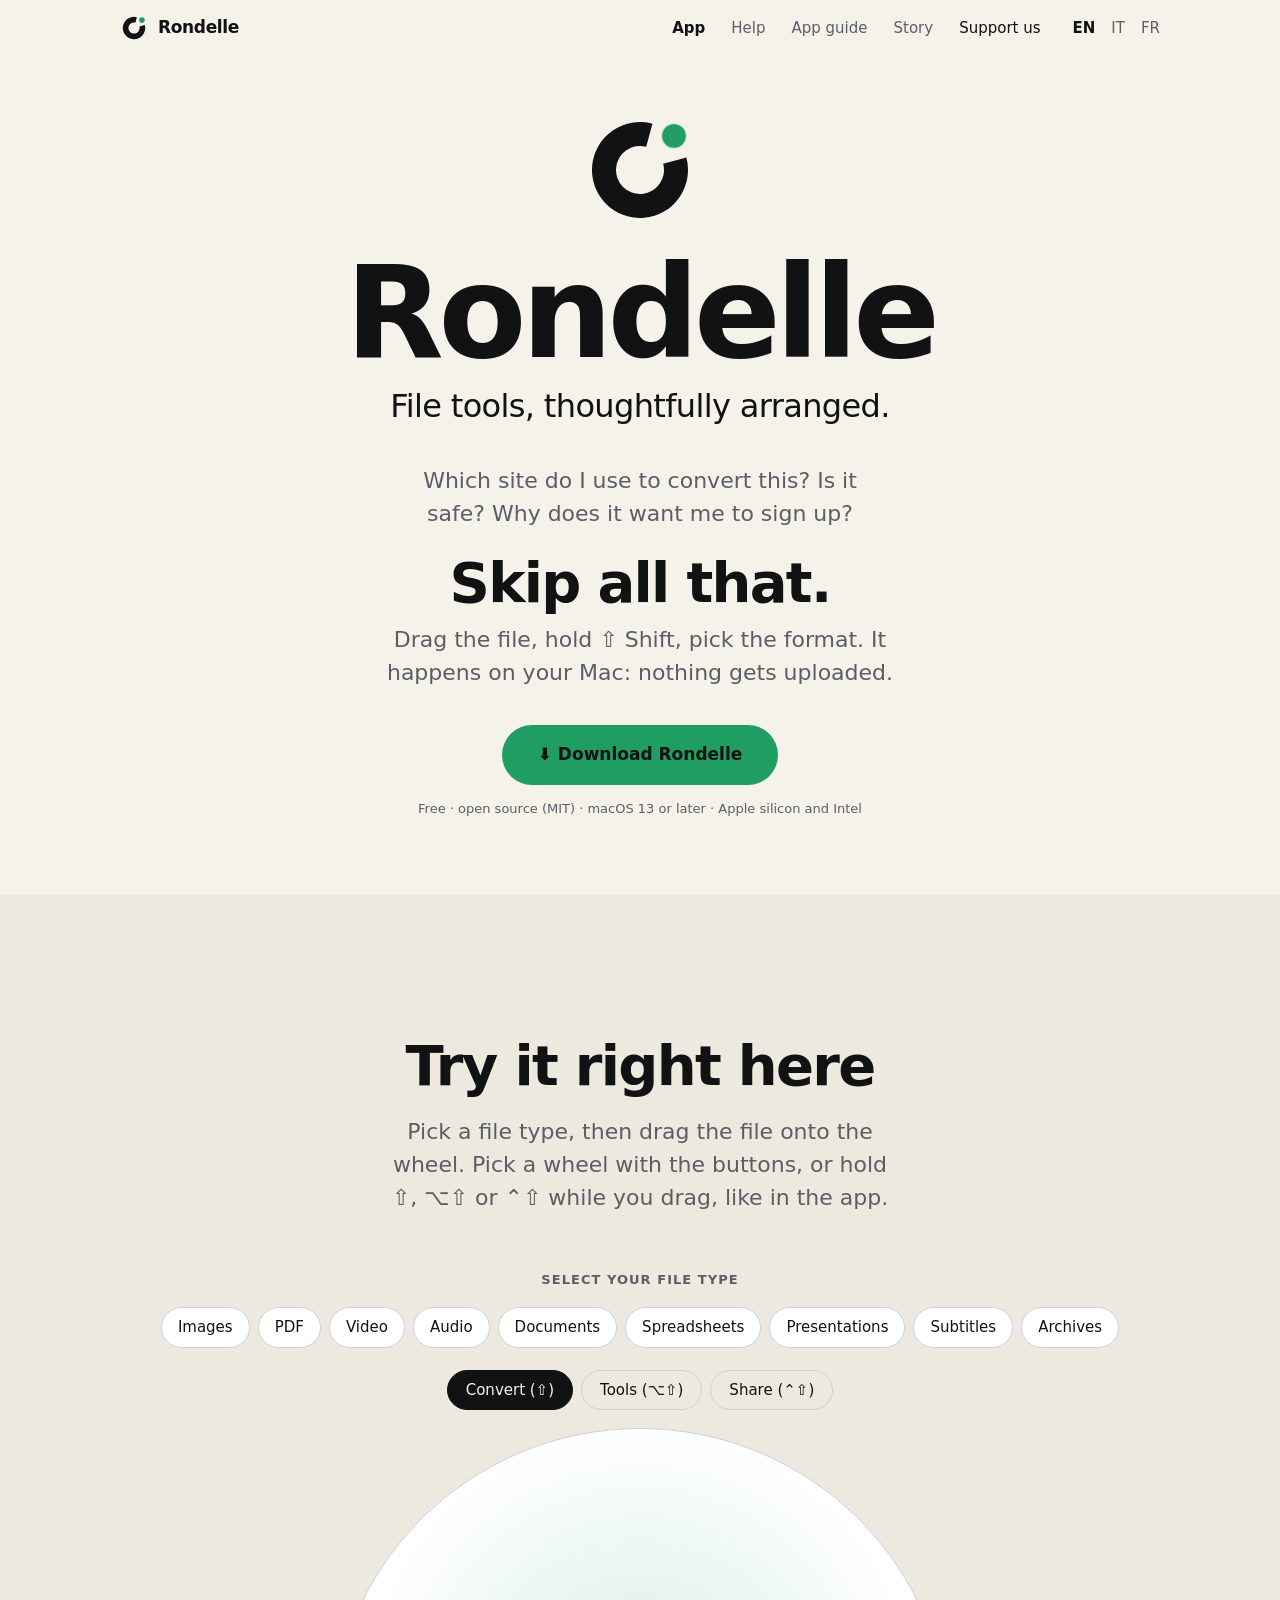
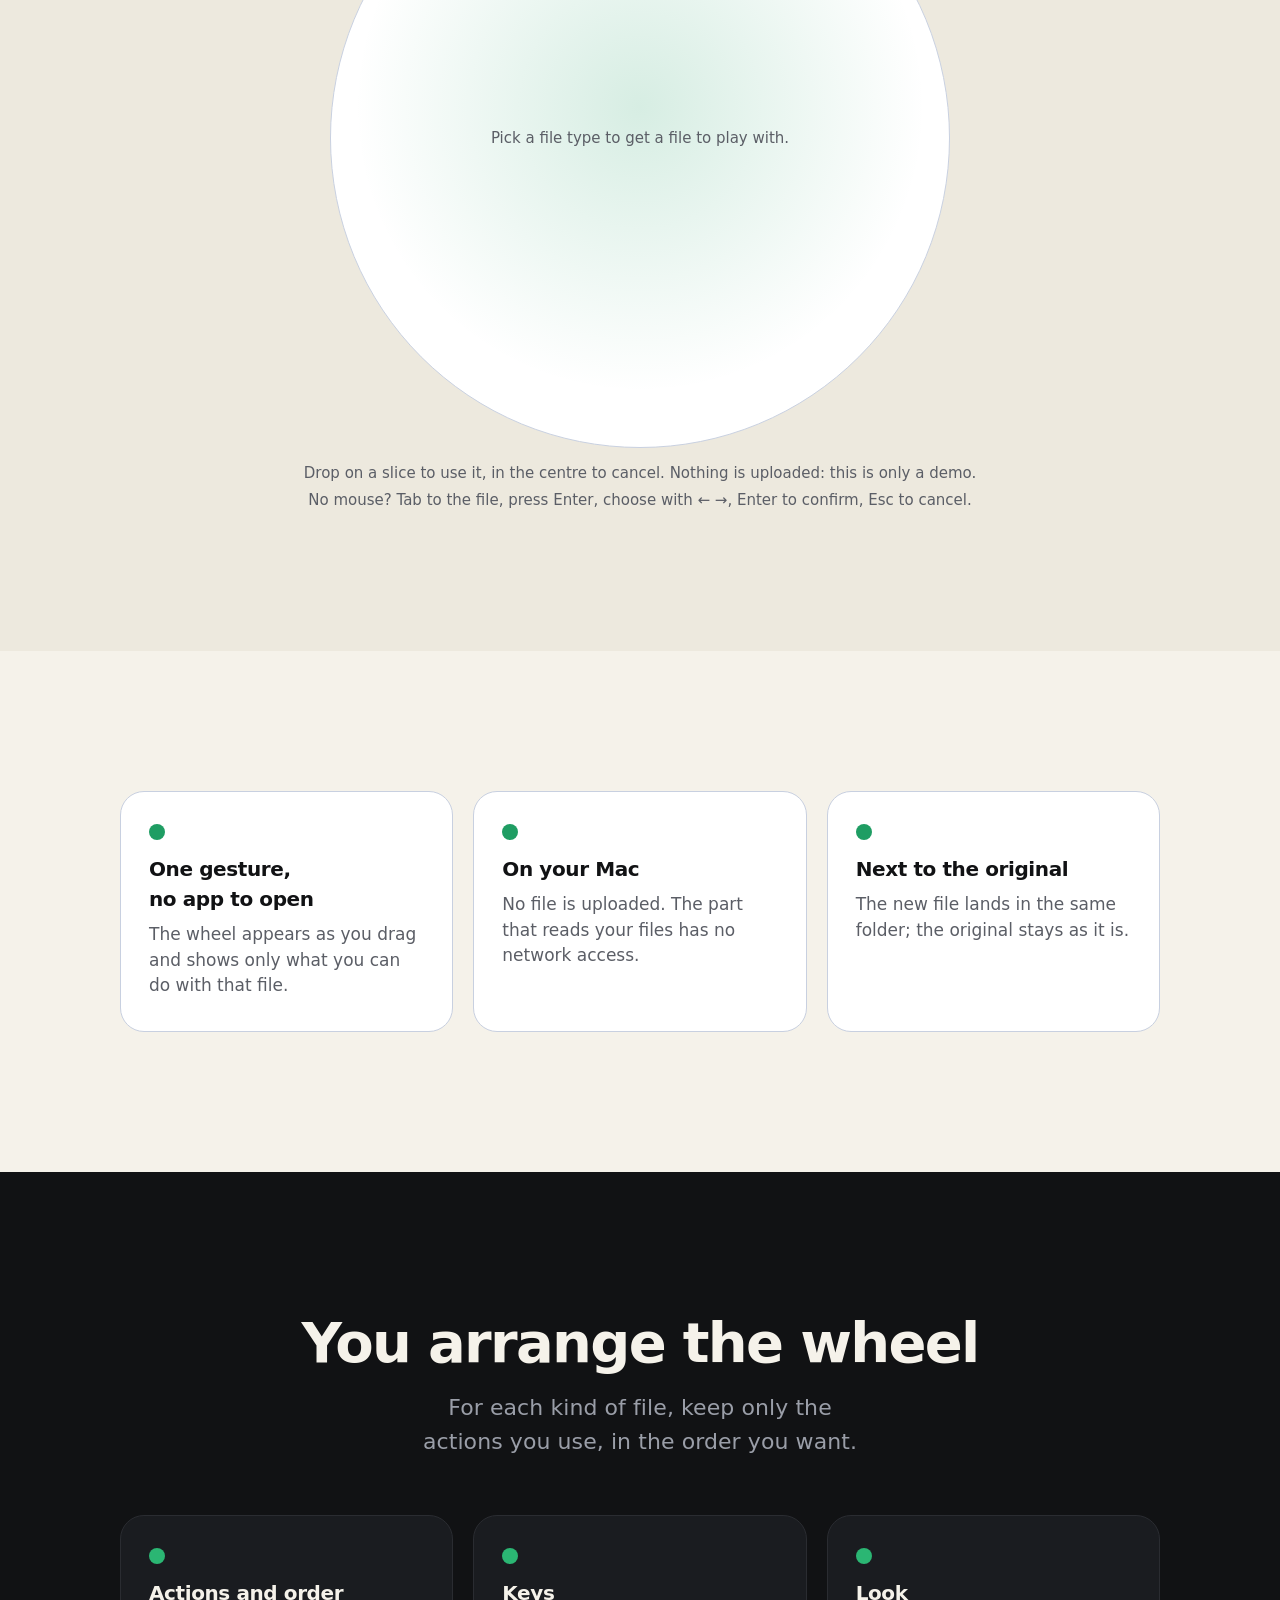
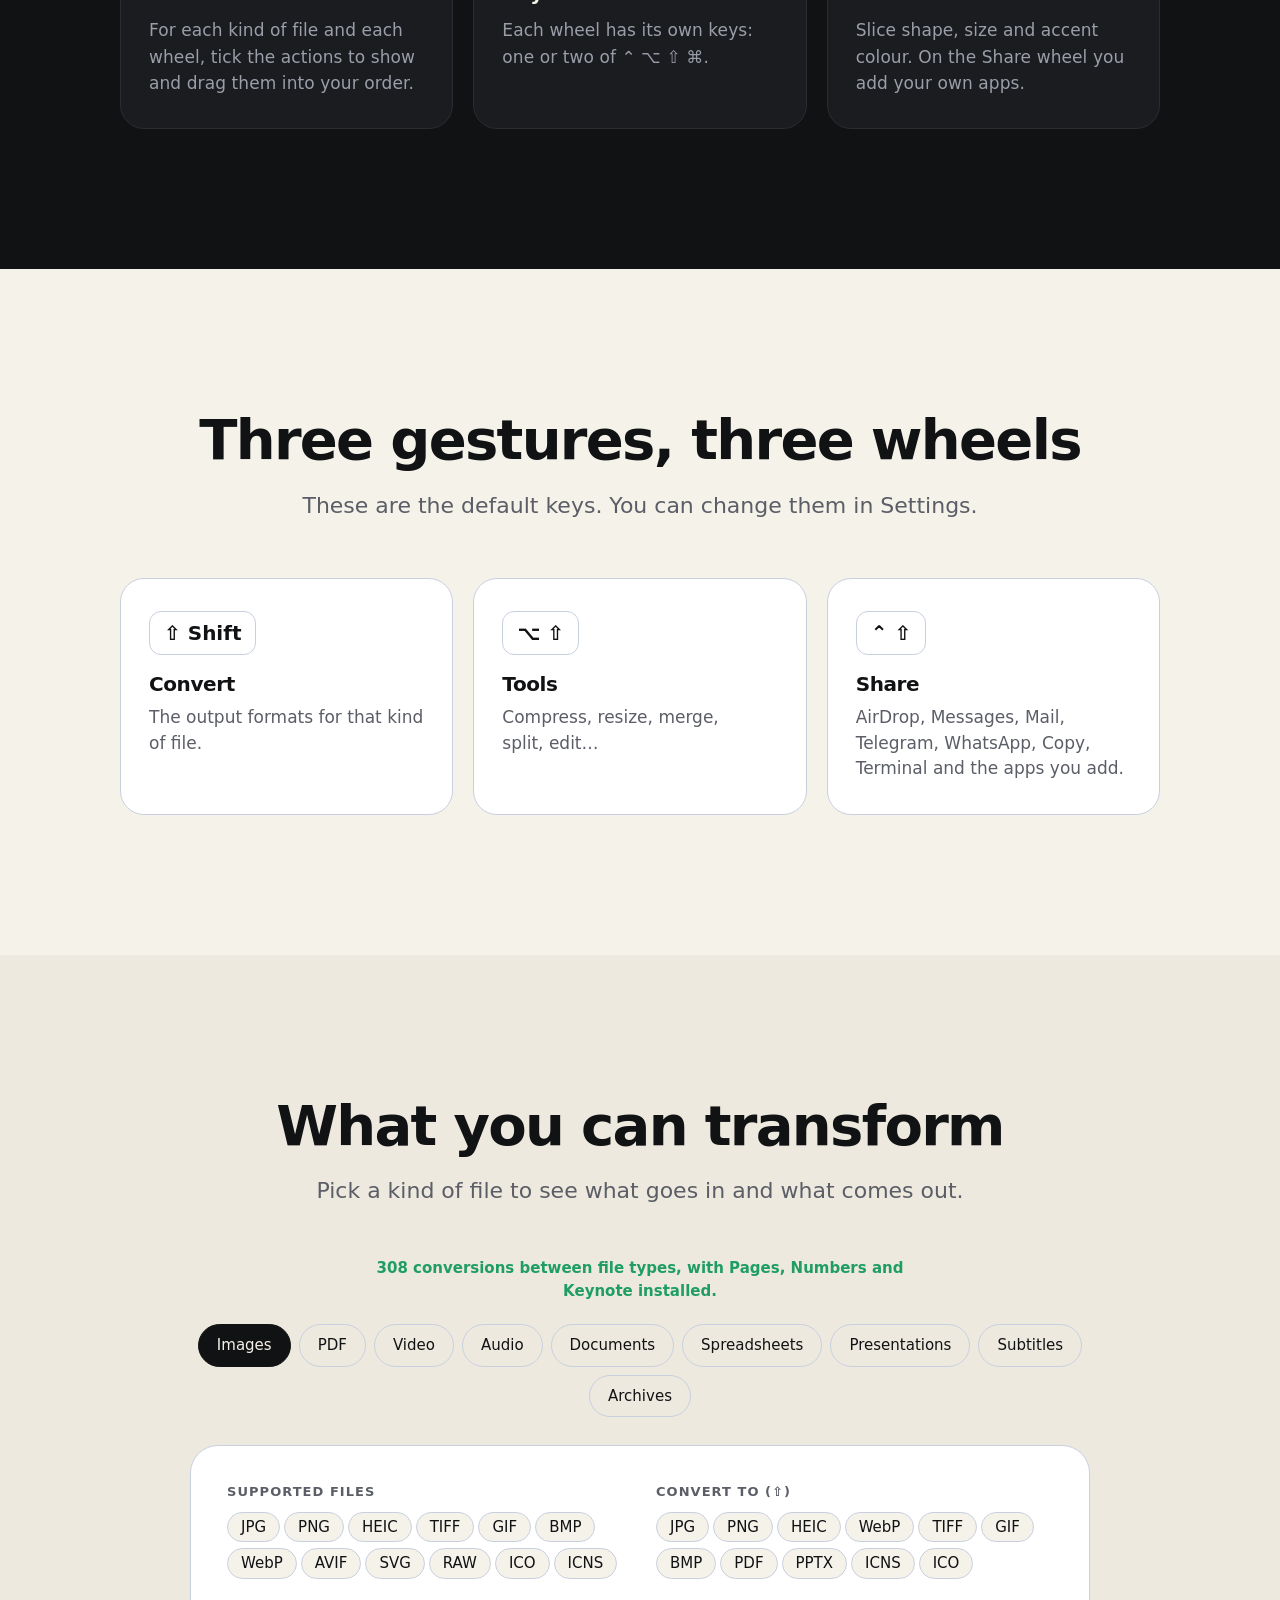
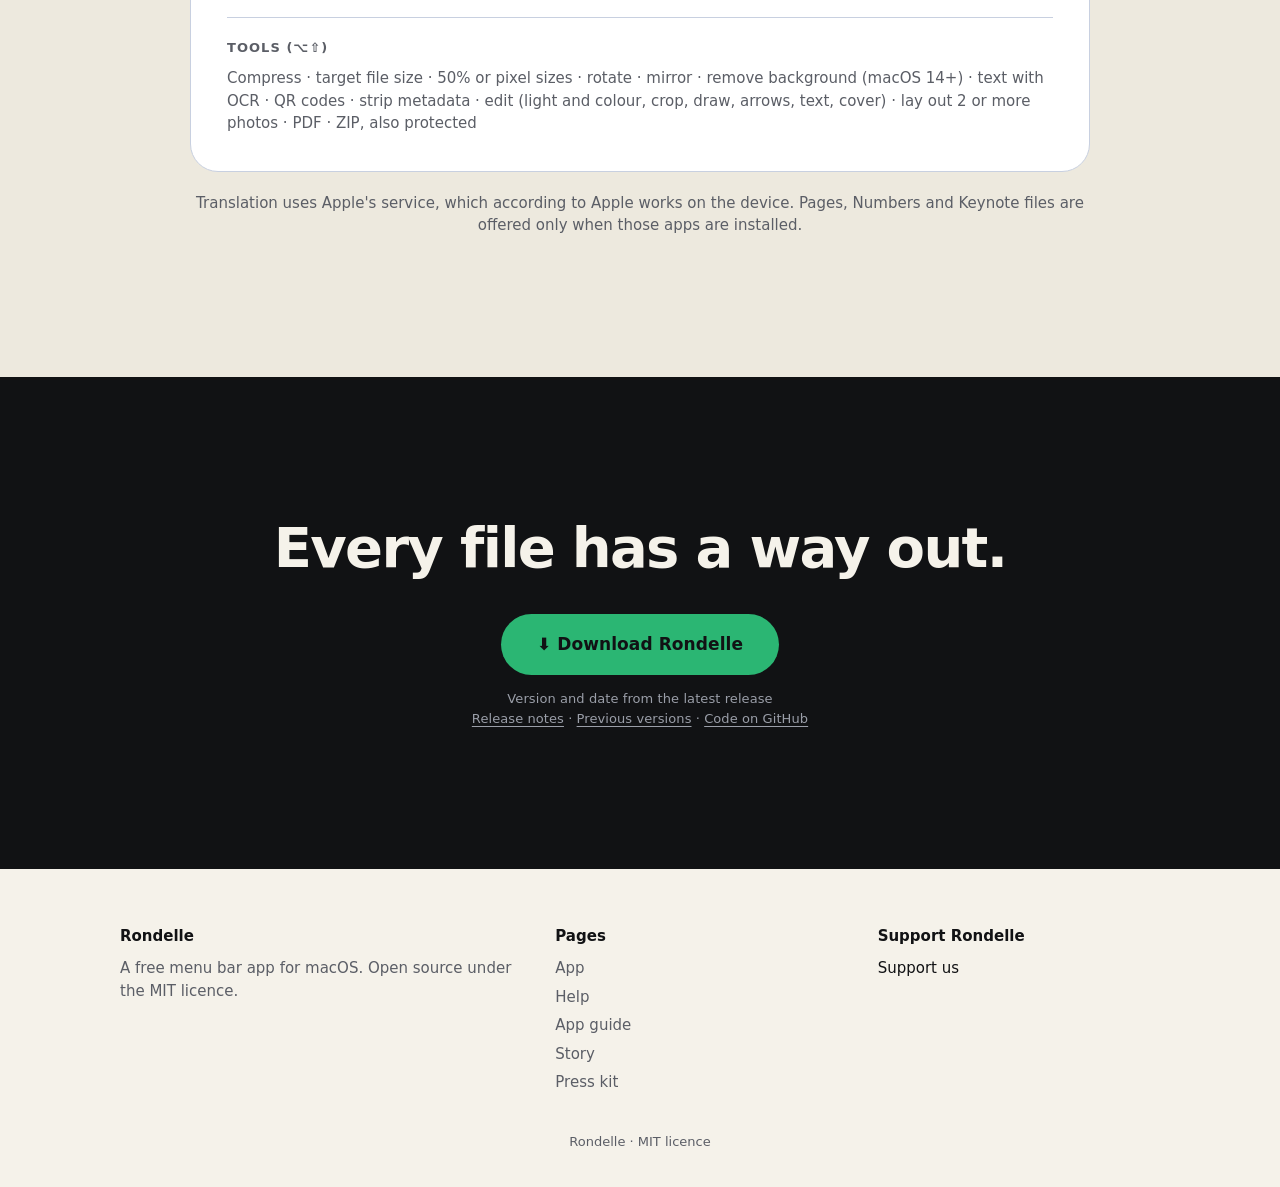
<file: site/index.html>
<!doctype html>
<html lang="en"><head><meta charset="utf-8"><meta http-equiv="Content-Security-Policy" content="default-src 'self'; script-src 'self' 'sha256-dGshpRsGfu4VIotXSHkacXlFq/Fg/K5edTqTFjCExdk='; style-src 'self' 'unsafe-inline'; img-src 'self' data:; font-src 'self'; connect-src 'self' https://api.github.com https://api.formdall.de; frame-src 'none'; base-uri 'none'; object-src 'none'; form-action 'self'"><meta name="referrer" content="strict-origin-when-cross-origin"><meta name="color-scheme" content="light dark"><meta name="darkreader-lock"><meta name="viewport" content="width=device-width,initial-scale=1">
<title>Rondelle</title>
<meta name="description" content="">
<link rel="icon" href="favicon.svg" type="image/svg+xml">
<meta property="og:type" content="website"><meta property="og:title" content="Rondelle"><meta property="og:description" content="File tools, thoughtfully arranged."><meta property="og:image" content="https://jackb998.github.io/rondelle/og.png"><meta property="og:image:width" content="1200"><meta property="og:image:height" content="630"><meta name="twitter:card" content="summary_large_image">
<meta name="theme-color" content="#111214" media="(prefers-color-scheme: dark)"><meta name="theme-color" content="#F5F2EA" media="(prefers-color-scheme: light)">
<link rel="stylesheet" href="style.css?v=12"></head>
<body data-page="home">
<script>document.documentElement.classList.add("js");if(location.hash=="#dark")document.documentElement.classList.add("dark");if(location.hash=="#light")document.documentElement.classList.add("light")</script>
<a class="skip" href="#main" data-i="skip"></a>
<header class="nav"><nav aria-label="Main"><a class="brand" href="index.html" data-keep="index.html"><svg width="28" viewBox="0 0 100 100" aria-hidden="true"><path fill="currentColor" d="M60.353 11.363A40 40 0 1 0 88.637 39.647L69.319 44.824A20 20 0 1 1 55.176 30.681Z"/><circle cx="78.284" cy="21.716" r="10" fill="var(--acc)"/></svg>Rondelle</a>
<span class="links"><a href="index.html" data-keep="index.html" data-i="n_app"></a><a href="help.html" data-keep="help.html" data-i="n_support"></a><a href="guide.html" data-keep="guide.html" data-i="n_guide"></a><a href="story.html" data-keep="story.html" data-i="n_story"></a><a class="coffee" href="support-us.html" data-keep="support-us.html" data-i="n_coffee"></a><span class="lang" role="group" aria-label="Language"><a href="#" data-lang="en">EN</a><a href="#" data-lang="it">IT</a><a href="#" data-lang="fr">FR</a></span></span></nav></header>
<main id="main">
<section class="hero"><svg class="sym" viewBox="0 0 100 100" aria-hidden="true"><path fill="currentColor" d="M60.353 11.363A40 40 0 1 0 88.637 39.647L69.319 44.824A20 20 0 1 1 55.176 30.681Z"/><circle cx="78.284" cy="21.716" r="10" fill="var(--acc)"/></svg>
<h1>Rondelle</h1>
<p class="tag" data-i="tag"></p>
<p class="pitch" data-i="lead"></p>
<div><a class="btn" href="https://github.com/jackb998/rondelle/releases/latest" data-i="dl"></a><span class="small" data-i="small"></span></div>
</section>
<section class="band alt" id="try"><div class="wrap"><h2 data-i="play_h"></h2><p class="lead" data-i="play_l"></p>
<div class="play"><div class="pick" id="pick" role="group" aria-labelledby="selh"><h3 id="selh" data-i="sel_h"></h3><button data-k="img" data-i="tab_img"></button><button data-k="pdf" data-i="tab_pdf"></button><button data-k="vid" data-i="tab_vid"></button><button data-k="aud" data-i="tab_aud"></button><button data-k="doc" data-i="tab_doc"></button><button data-k="xls" data-i="tab_xls"></button><button data-k="pres" data-i="tab_pres"></button><button data-k="sub" data-i="tab_sub"></button><button data-k="arc" data-i="tab_arc"></button></div>
<div class="arena"><div class="modes" id="modes" role="group" aria-label="Wheel"><button data-mode="conv" data-i="m_conv"></button><button data-mode="tools" data-i="m_tools"></button><button data-mode="share" data-i="m_share"></button></div>
<div class="stage2" id="stage" aria-describedby="kbhint"><div class="files" id="files"></div><p class="empty" id="empty" data-i="empty"></p>
<svg class="wheel ov" id="wh" viewBox="-170 -170 340 340" aria-hidden="true"><circle class="disc" r="166"/><g id="sl"></g><circle class="hub" r="55"/><text class="hubt" id="hub" y="5"></text><circle class="dotw" id="dot" cx="0" cy="-63" r="5.5"/></svg>
<div class="fi ghost" id="ghost"></div><span class="sr" id="sr" aria-live="polite"></span><div class="toast" id="toast" role="status" aria-live="polite"></div></div>
<p class="hint" data-i="play_hint"></p><p class="hint kb" id="kbhint" data-i="kb_hint"></p></div></div></div></section>
<section class="band"><div class="wrap"><section class="grid3"><div><span class="dot"></span><h3 data-i="g1h"></h3><span data-i="g1"></span></div><div><span class="dot"></span><h3 data-i="g2h"></h3><span data-i="g2"></span></div><div><span class="dot"></span><h3 data-i="g3h"></h3><span data-i="g3"></span></div></section></div></section>
<section class="band ink"><div class="wrap"><h2 data-i="own_h"></h2><p class="lead" data-i="own_l"></p>
<section class="grid3"><div><span class="dot"></span><h3 data-i="o1h"></h3><span data-i="o1"></span></div><div><span class="dot"></span><h3 data-i="o2h"></h3><span data-i="o2"></span></div><div><span class="dot"></span><h3 data-i="o3h"></h3><span data-i="o3"></span></div></section></div></section>
<section class="band"><div class="wrap"><h2 data-i="ge_h"></h2><p class="lead" data-i="ge_l"></p>
<section class="grid3 gest"><div><kbd>⇧ Shift</kbd><b data-i="ge1h"></b><span data-i="ge1"></span></div><div><kbd>⌥ ⇧</kbd><b data-i="ge2h"></b><span data-i="ge2"></span></div><div><kbd>⌃ ⇧</kbd><b data-i="ge3h"></b><span data-i="ge3"></span></div></section></div></section>
<section class="band alt" id="formati"><div class="wrap"><h2 data-i="fm_h"></h2><p class="lead" data-i="fm_l"></p><p class="count" data-i="fm_n"></p>
<div class="tabs" id="tabs" role="group" aria-label="File types"><button type="button" data-tab="img" data-i="tab_img"></button><button type="button" data-tab="pdf" data-i="tab_pdf"></button><button type="button" data-tab="vid" data-i="tab_vid"></button><button type="button" data-tab="aud" data-i="tab_aud"></button><button type="button" data-tab="doc" data-i="tab_doc"></button><button type="button" data-tab="xls" data-i="tab_xls"></button><button type="button" data-tab="pres" data-i="tab_pres"></button><button type="button" data-tab="sub" data-i="tab_sub"></button><button type="button" data-tab="arc" data-i="tab_arc"></button></div>
<section class="fmt"><div><h3 data-i="fm_s"></h3><span id="f-s"></span></div><div><h3 data-i="fm_c"></h3><span id="f-c"></span></div><div class="full"><h3 data-i="fm_t"></h3><span id="f-t"></span></div></section>
<p class="also" data-i="also"></p></div></section>
<section class="band ink cta"><div class="wrap"><h2 data-i="cta_h"></h2><a class="btn" href="https://github.com/jackb998/rondelle/releases/latest" data-i="dl"></a>
<span class="small"><span data-i="cta_small"></span><span id="ver"></span><br><span data-i="cta_links"></span></span></div></section>
</main>
<section class="foot">
<div><p class="fh">Rondelle</p><span data-i="f1"></span></div>
<div><p class="fh" data-i="ft_pages"></p><a href="index.html" data-keep="index.html" data-i="n_app"></a><a href="help.html" data-keep="help.html" data-i="n_support"></a><a href="guide.html" data-keep="guide.html" data-i="n_guide"></a><a href="story.html" data-keep="story.html" data-i="n_story"></a><a href="press.html" data-keep="press.html" data-i="n_press"></a></div>
<div><p class="fh" data-i="cf_h"></p><a class="coffee" href="support-us.html" data-keep="support-us.html" data-i="n_coffee"></a></div>
</section>
<footer data-i="foot"></footer>
<script src="site.js"></script>
</body></html>
</file>
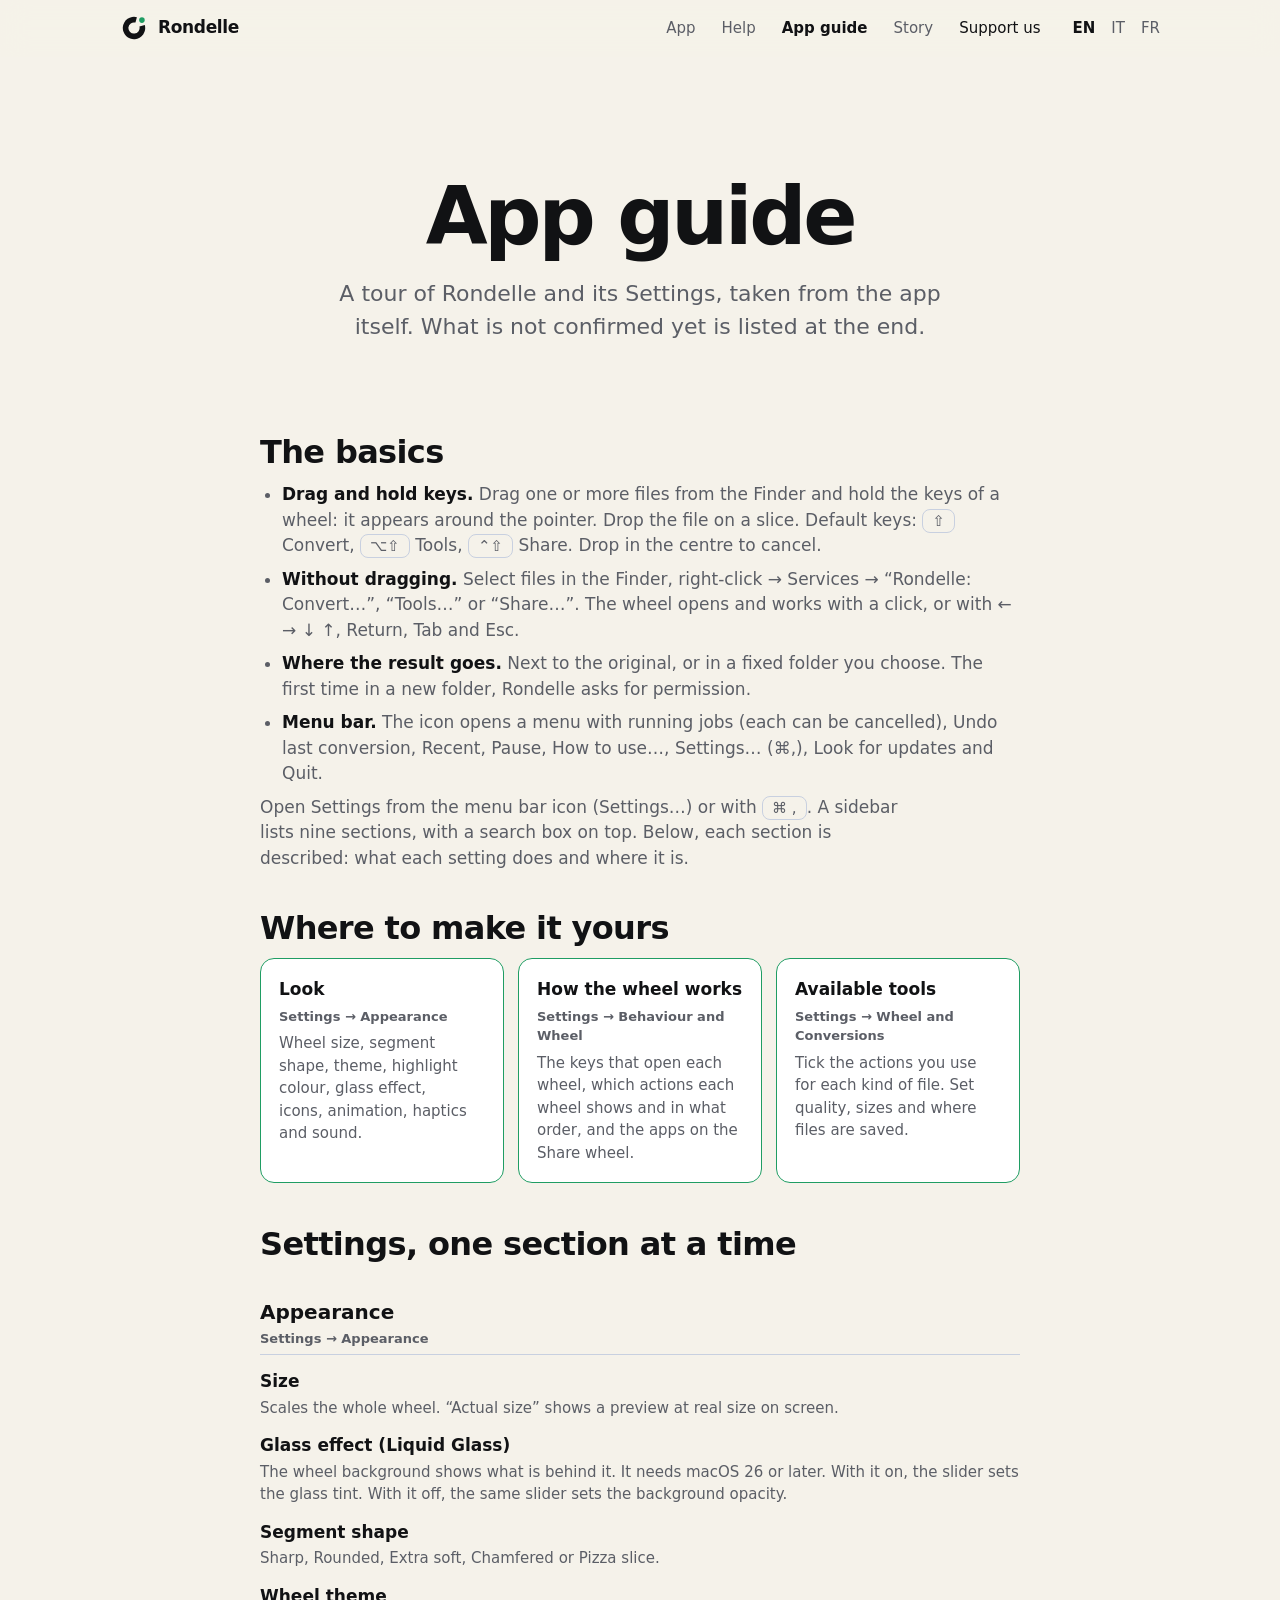
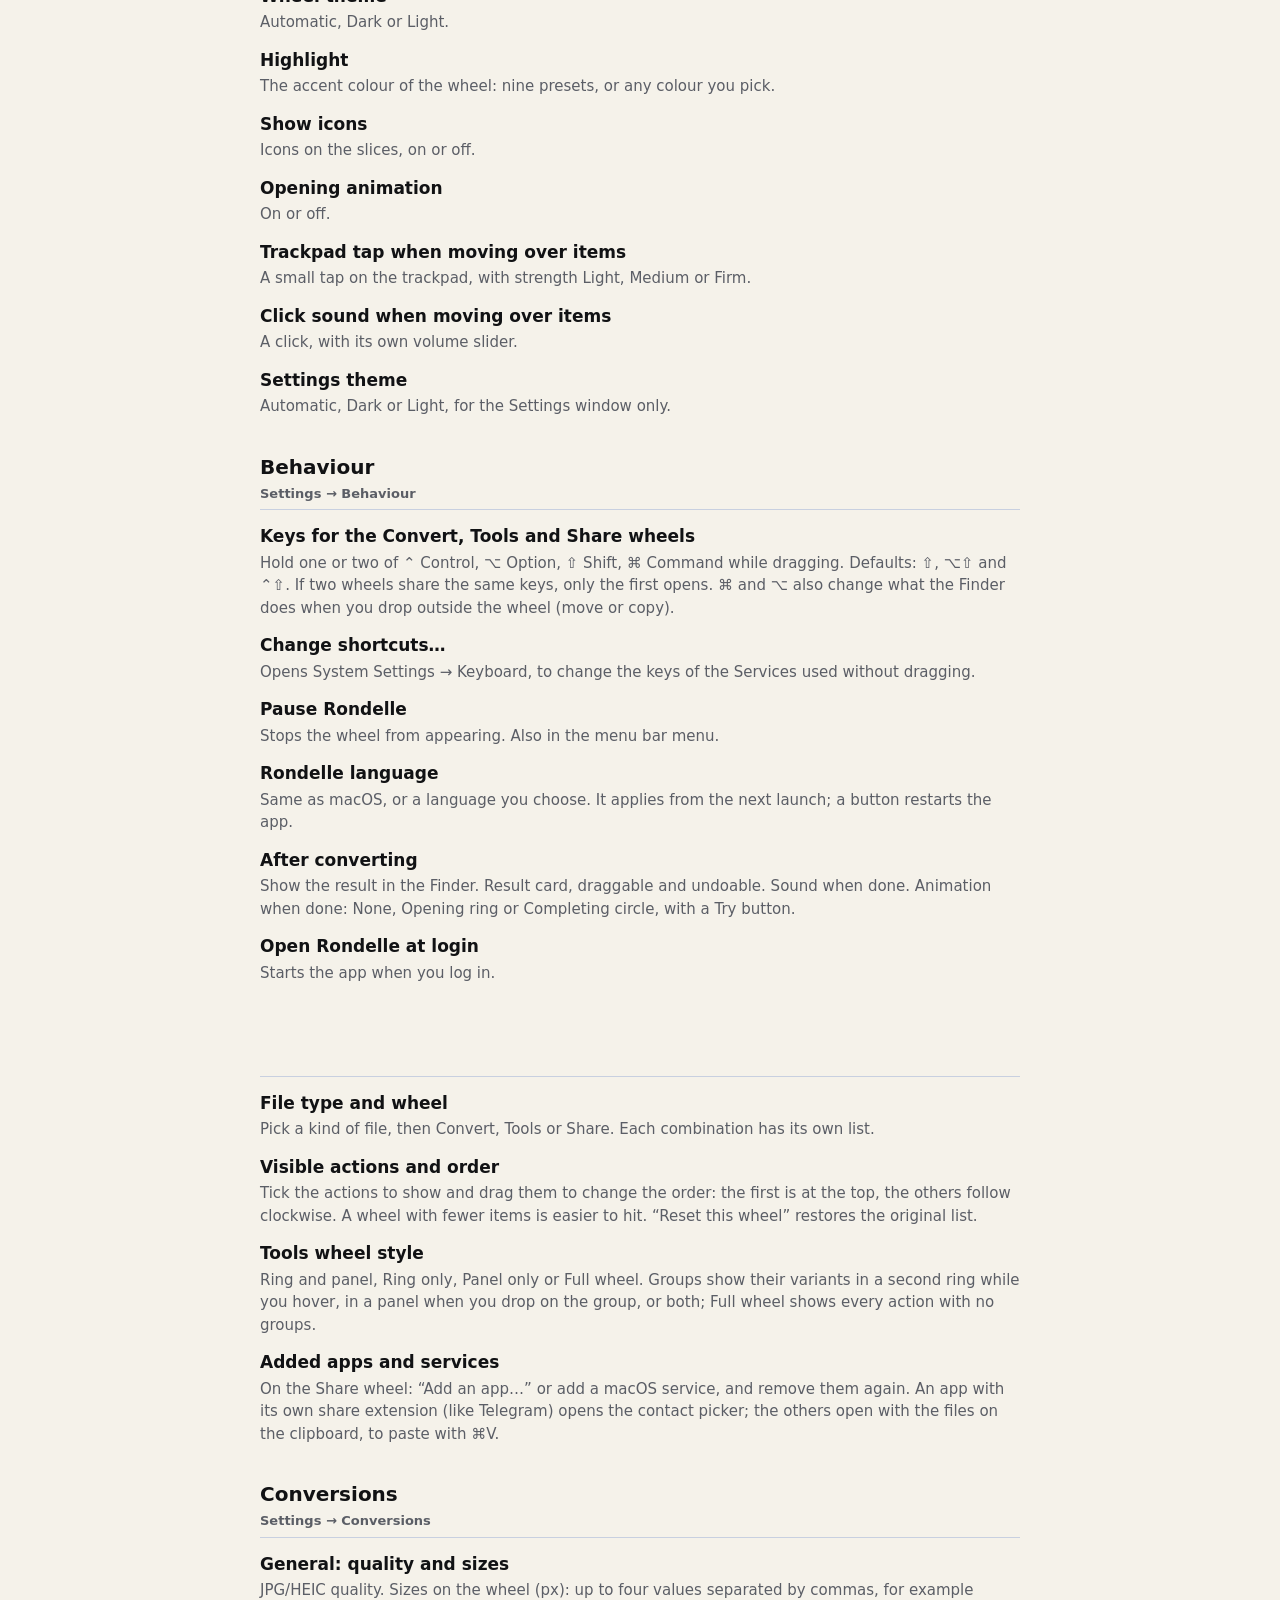
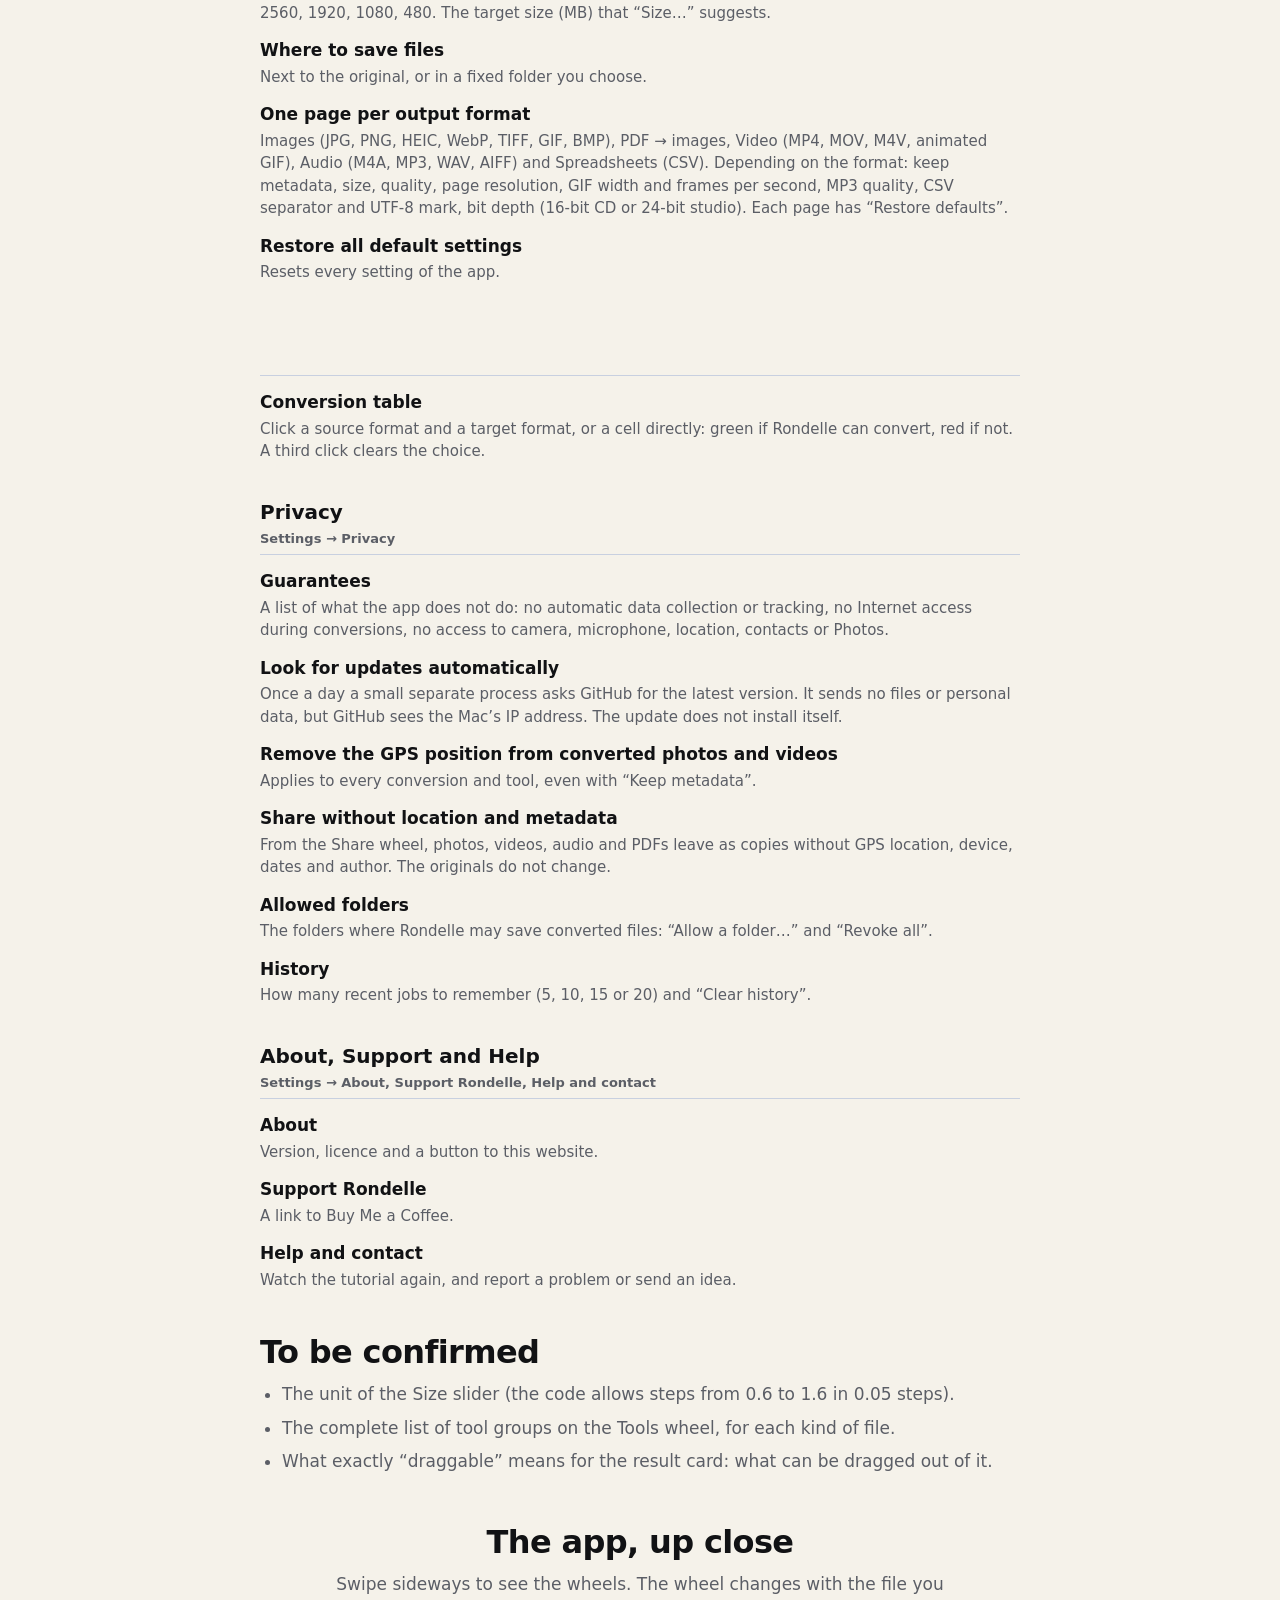
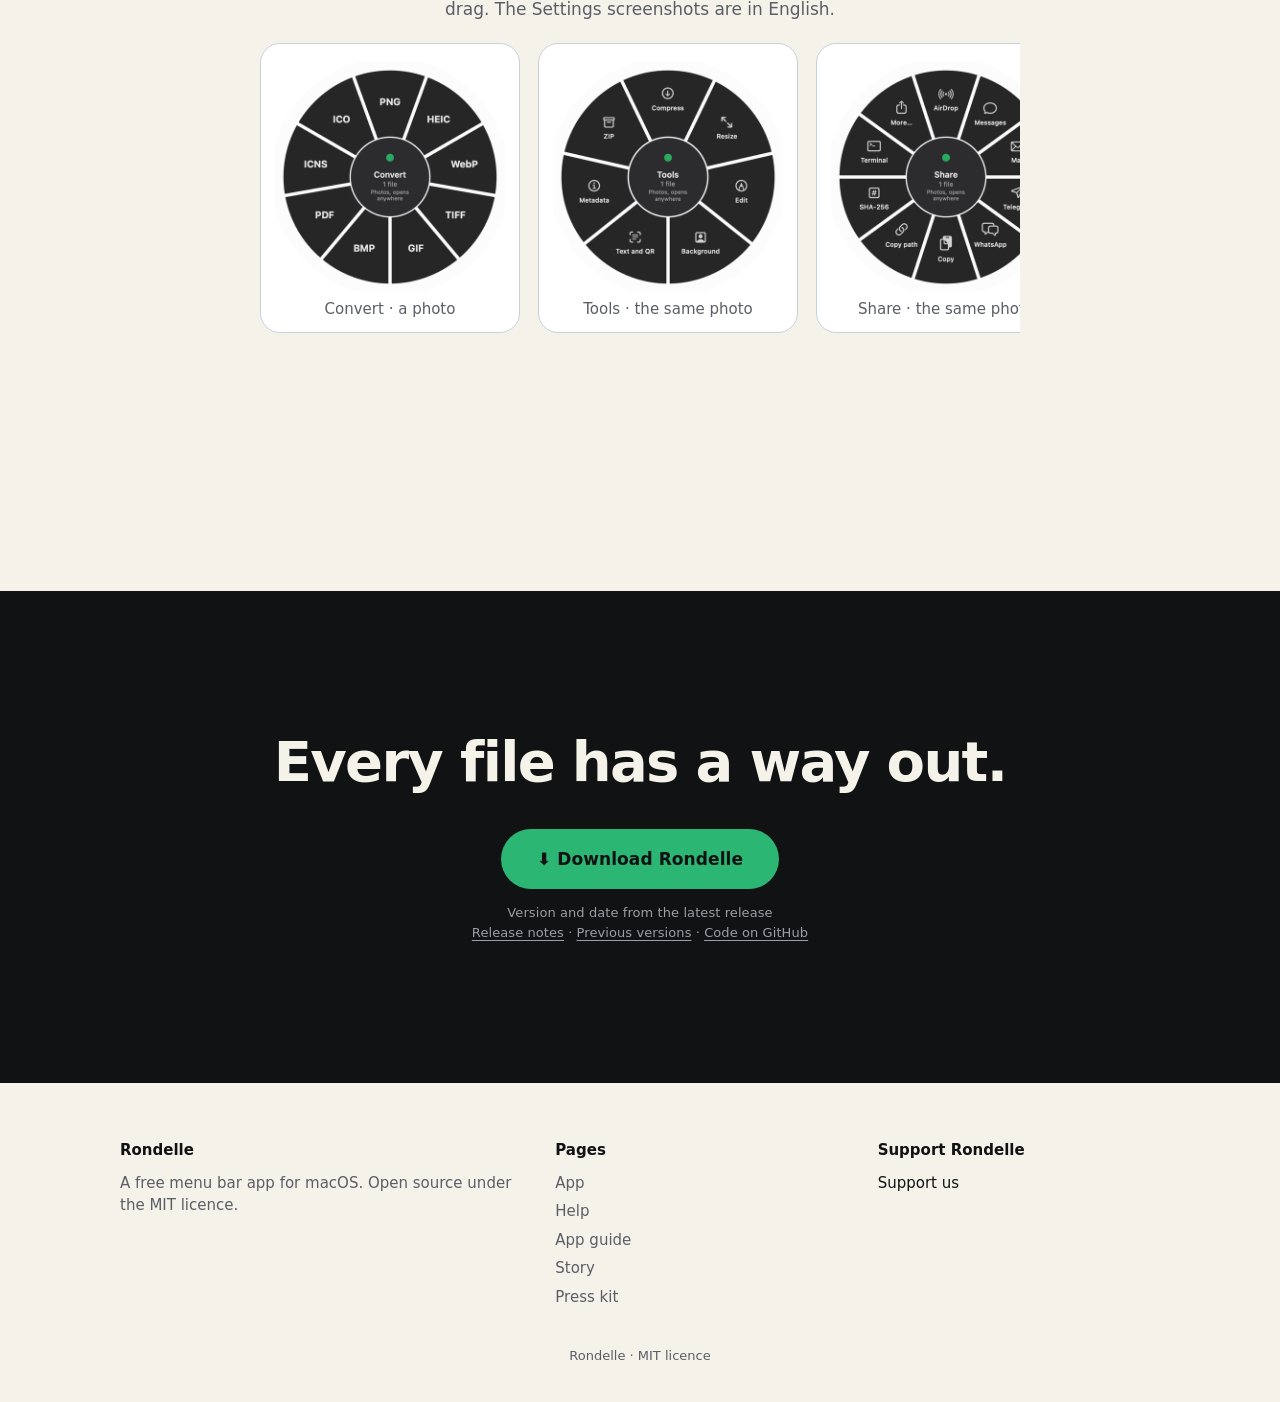
<file: site/guide.html>
<!doctype html>
<html lang="en"><head><meta charset="utf-8"><meta http-equiv="Content-Security-Policy" content="default-src 'self'; script-src 'self' 'sha256-dGshpRsGfu4VIotXSHkacXlFq/Fg/K5edTqTFjCExdk='; style-src 'self' 'unsafe-inline'; img-src 'self' data:; font-src 'self'; connect-src 'self' https://api.github.com https://api.formdall.de; frame-src 'none'; base-uri 'none'; object-src 'none'; form-action 'self'"><meta name="referrer" content="strict-origin-when-cross-origin"><meta name="color-scheme" content="light dark"><meta name="darkreader-lock"><meta name="viewport" content="width=device-width,initial-scale=1">
<title>Rondelle</title>
<meta name="description" content="">
<link rel="icon" href="favicon.svg" type="image/svg+xml">
<meta property="og:type" content="website"><meta property="og:title" content="Rondelle"><meta property="og:description" content="File tools, thoughtfully arranged."><meta property="og:image" content="https://jackb998.github.io/rondelle/og.png"><meta property="og:image:width" content="1200"><meta property="og:image:height" content="630"><meta name="twitter:card" content="summary_large_image">
<meta name="theme-color" content="#111214" media="(prefers-color-scheme: dark)"><meta name="theme-color" content="#F5F2EA" media="(prefers-color-scheme: light)">
<link rel="stylesheet" href="style.css?v=12"></head>
<body data-page="guide">
<script>document.documentElement.classList.add("js");if(location.hash=="#dark")document.documentElement.classList.add("dark");if(location.hash=="#light")document.documentElement.classList.add("light")</script>
<a class="skip" href="#main" data-i="skip"></a>
<header class="nav"><nav aria-label="Main"><a class="brand" href="index.html" data-keep="index.html"><svg width="28" viewBox="0 0 100 100" aria-hidden="true"><path fill="currentColor" d="M60.353 11.363A40 40 0 1 0 88.637 39.647L69.319 44.824A20 20 0 1 1 55.176 30.681Z"/><circle cx="78.284" cy="21.716" r="10" fill="var(--acc)"/></svg>Rondelle</a>
<span class="links"><a href="index.html" data-keep="index.html" data-i="n_app"></a><a href="help.html" data-keep="help.html" data-i="n_support"></a><a href="guide.html" data-keep="guide.html" data-i="n_guide"></a><a href="story.html" data-keep="story.html" data-i="n_story"></a><a class="coffee" href="support-us.html" data-keep="support-us.html" data-i="n_coffee"></a><span class="lang" role="group" aria-label="Language"><a href="#" data-lang="en">EN</a><a href="#" data-lang="it">IT</a><a href="#" data-lang="fr">FR</a></span></span></nav></header>
<main id="main"><div class="page-head"><h1 data-i="gd_h"></h1><p class="lead" data-i="gd_l"></p></div>
<section class="band"><div class="wrap doc" id="gbody"></div></section>
<section class="band ink cta"><div class="wrap"><h2 data-i="cta_h"></h2><a class="btn" href="https://github.com/jackb998/rondelle/releases/latest" data-i="dl"></a>
<span class="small"><span data-i="cta_small"></span><span id="ver"></span><br><span data-i="cta_links"></span></span></div></section>
</main>
<section class="foot">
<div><p class="fh">Rondelle</p><span data-i="f1"></span></div>
<div><p class="fh" data-i="ft_pages"></p><a href="index.html" data-keep="index.html" data-i="n_app"></a><a href="help.html" data-keep="help.html" data-i="n_support"></a><a href="guide.html" data-keep="guide.html" data-i="n_guide"></a><a href="story.html" data-keep="story.html" data-i="n_story"></a><a href="press.html" data-keep="press.html" data-i="n_press"></a></div>
<div><p class="fh" data-i="cf_h"></p><a class="coffee" href="support-us.html" data-keep="support-us.html" data-i="n_coffee"></a></div>
</section>
<footer data-i="foot"></footer>
<script src="pages.js?v=3"></script><script src="site.js"></script>
</body></html>
</file>
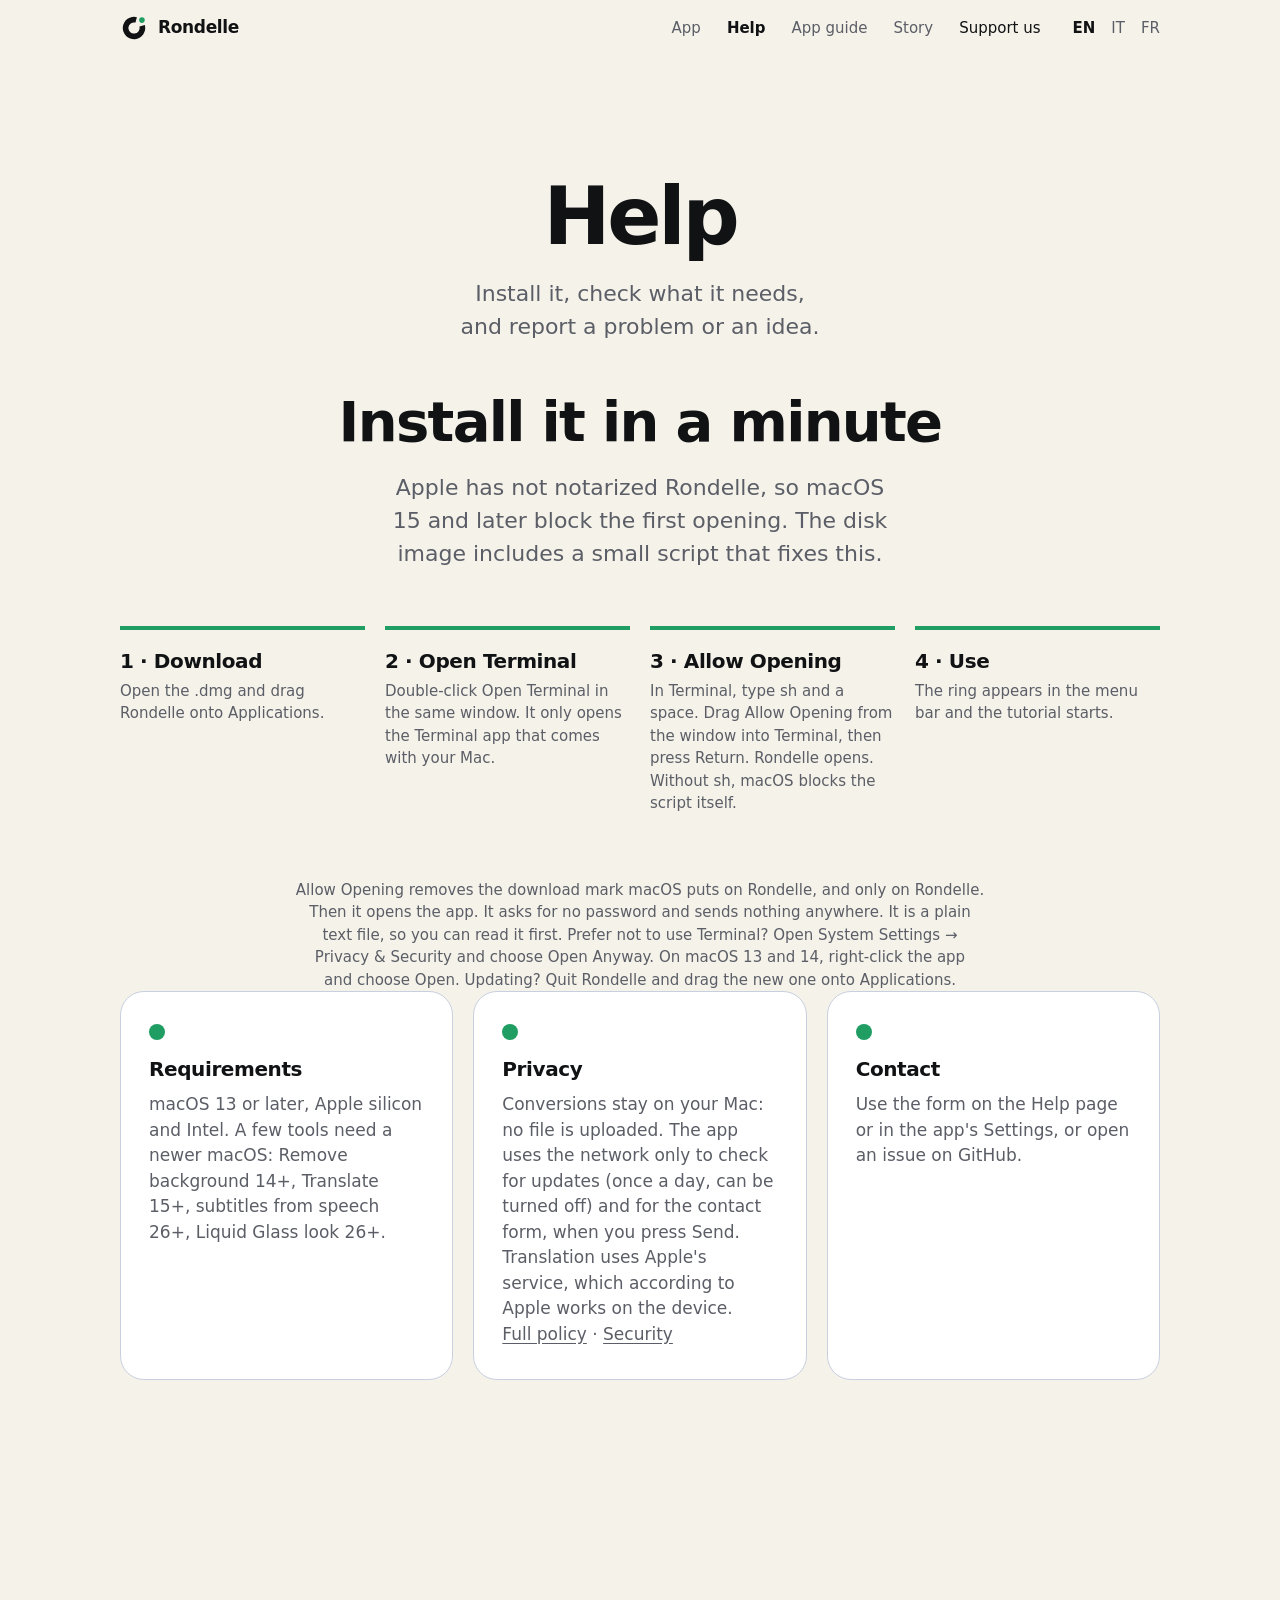
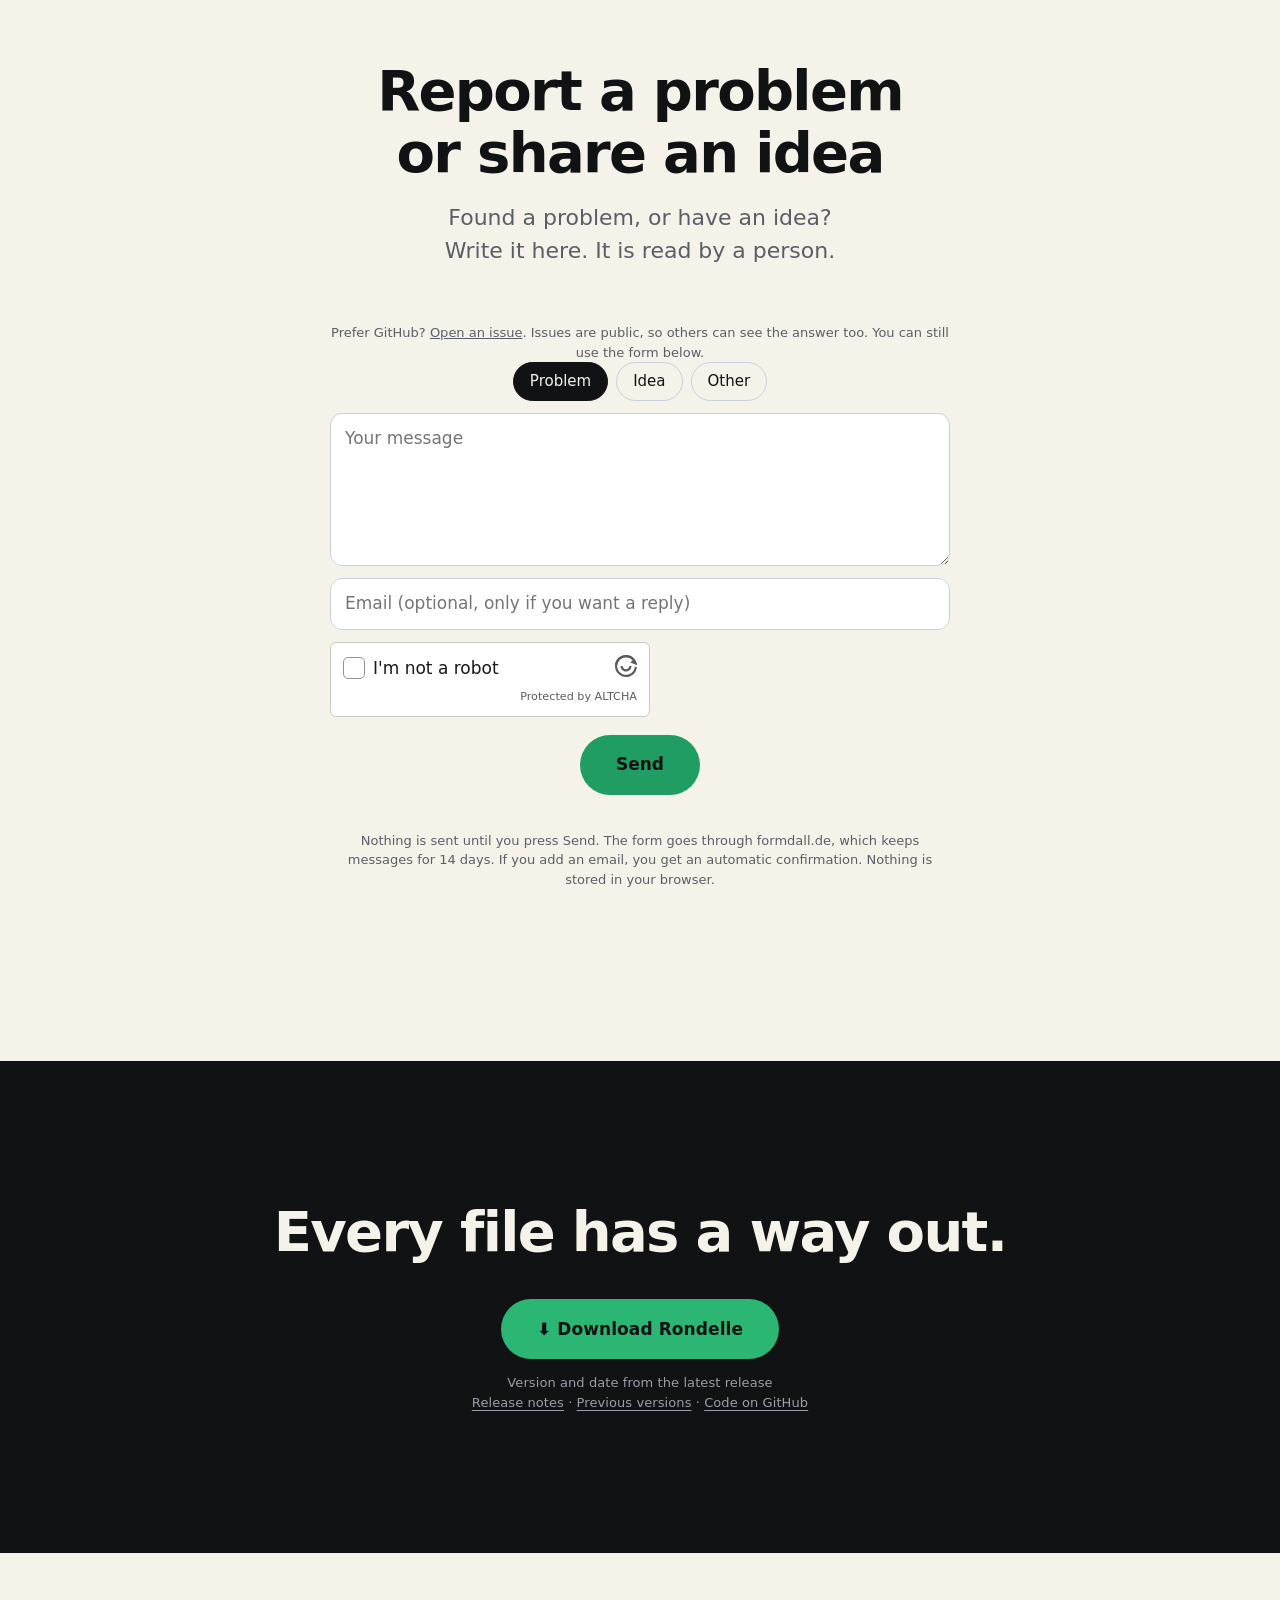
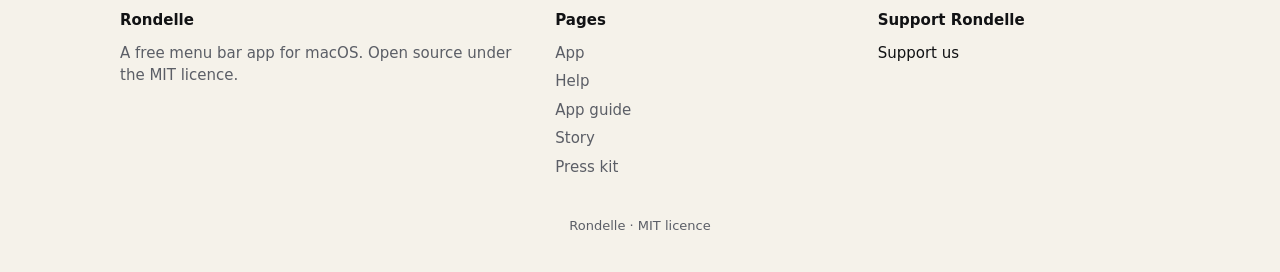
<file: site/help.html>
<!doctype html>
<html lang="en"><head><meta charset="utf-8"><meta http-equiv="Content-Security-Policy" content="default-src 'self'; script-src 'self' 'sha256-dGshpRsGfu4VIotXSHkacXlFq/Fg/K5edTqTFjCExdk='; style-src 'self' 'unsafe-inline'; img-src 'self' data:; font-src 'self'; connect-src 'self' https://api.github.com https://api.formdall.de; frame-src 'none'; worker-src 'self' blob:; base-uri 'none'; object-src 'none'; form-action 'self'"><meta name="referrer" content="strict-origin-when-cross-origin"><meta name="color-scheme" content="light dark"><meta name="darkreader-lock"><meta name="viewport" content="width=device-width,initial-scale=1">
<title>Rondelle</title>
<meta name="description" content="">
<link rel="icon" href="favicon.svg" type="image/svg+xml">
<meta property="og:type" content="website"><meta property="og:title" content="Rondelle"><meta property="og:description" content="File tools, thoughtfully arranged."><meta property="og:image" content="https://jackb998.github.io/rondelle/og.png"><meta property="og:image:width" content="1200"><meta property="og:image:height" content="630"><meta name="twitter:card" content="summary_large_image">
<meta name="theme-color" content="#111214" media="(prefers-color-scheme: dark)"><meta name="theme-color" content="#F5F2EA" media="(prefers-color-scheme: light)">
<link rel="stylesheet" href="style.css?v=12"></head>
<body data-page="support">
<script>document.documentElement.classList.add("js");if(location.hash=="#dark")document.documentElement.classList.add("dark");if(location.hash=="#light")document.documentElement.classList.add("light")</script>
<a class="skip" href="#main" data-i="skip"></a>
<header class="nav"><nav aria-label="Main"><a class="brand" href="index.html" data-keep="index.html"><svg width="28" viewBox="0 0 100 100" aria-hidden="true"><path fill="currentColor" d="M60.353 11.363A40 40 0 1 0 88.637 39.647L69.319 44.824A20 20 0 1 1 55.176 30.681Z"/><circle cx="78.284" cy="21.716" r="10" fill="var(--acc)"/></svg>Rondelle</a>
<span class="links"><a href="index.html" data-keep="index.html" data-i="n_app"></a><a href="help.html" data-keep="help.html" data-i="n_support"></a><a href="guide.html" data-keep="guide.html" data-i="n_guide"></a><a href="story.html" data-keep="story.html" data-i="n_story"></a><a class="coffee" href="support-us.html" data-keep="support-us.html" data-i="n_coffee"></a><span class="lang" role="group" aria-label="Language"><a href="#" data-lang="en">EN</a><a href="#" data-lang="it">IT</a><a href="#" data-lang="fr">FR</a></span></span></nav></header>
<main id="main">
<div class="page-head"><h1 data-i="sp_h"></h1><p class="lead" data-i="sp_l"></p></div>
<section class="band"><div class="wrap"><h2 class="sub" data-i="in_h"></h2><p class="lead" data-i="in_l"></p><section class="steps"><div><b data-i="s1h"></b><span data-i="s1"></span></div><div><b data-i="s2h"></b><span data-i="s2"></span></div><div><b data-i="s3h"></b><span data-i="s3"></span></div><div><b data-i="s4h"></b><span data-i="s4"></span></div></section>
<p class="lead note" data-i="in_n"></p>
<section class="grid3 info"><div><span class="dot"></span><h3 data-i="rq_h"></h3><span data-i="rq"></span></div>
<div><span class="dot"></span><h3 data-i="f2h"></h3><span data-i="f2"></span><br><span data-i="f2l"></span></div>
<div><span class="dot"></span><h3 data-i="f3h"></h3><span data-i="f3"></span></div></section></div></section>
<section class="band"><div class="wrap contact" id="contact"><h2 data-i="ct_h"></h2><p class="lead" data-i="ct_l"></p><p class="note" data-i="ct_gh"></p>
<form id="cf" novalidate>
<div class="kinds"><label><input type="radio" name="kind" value="problema" checked><span data-i="k_problema"></span></label><label><input type="radio" name="kind" value="idea"><span data-i="k_idea"></span></label><label><input type="radio" name="kind" value="altro"><span data-i="k_altro"></span></label></div>
<textarea name="message" rows="5" maxlength="5000" required data-ph="ct_msg"></textarea>
<input type="email" name="email" maxlength="254" autocomplete="email" data-ph="ct_mail">
<input type="text" name="_url" class="hp" tabindex="-1" autocomplete="off" aria-hidden="true">
<altcha-widget challenge="https://api.formdall.de/api/v1/altcha/challenge" name="altcha"></altcha-widget>
<button class="btn" id="cb" type="submit" data-i="ct_send"></button>
<p class="note" data-i="ct_note"></p><p class="status" id="cs" role="status"></p>
</form></div></section>
<section class="band ink cta"><div class="wrap"><h2 data-i="cta_h"></h2><a class="btn" href="https://github.com/jackb998/rondelle/releases/latest" data-i="dl"></a>
<span class="small"><span data-i="cta_small"></span><span id="ver"></span><br><span data-i="cta_links"></span></span></div></section>
</main>
<section class="foot">
<div><p class="fh">Rondelle</p><span data-i="f1"></span></div>
<div><p class="fh" data-i="ft_pages"></p><a href="index.html" data-keep="index.html" data-i="n_app"></a><a href="help.html" data-keep="help.html" data-i="n_support"></a><a href="guide.html" data-keep="guide.html" data-i="n_guide"></a><a href="story.html" data-keep="story.html" data-i="n_story"></a><a href="press.html" data-keep="press.html" data-i="n_press"></a></div>
<div><p class="fh" data-i="cf_h"></p><a class="coffee" href="support-us.html" data-keep="support-us.html" data-i="n_coffee"></a></div>
</section>
<footer data-i="foot"></footer>
<script src="altcha.js" type="module"></script><script src="site.js"></script>
</body></html>
</file>
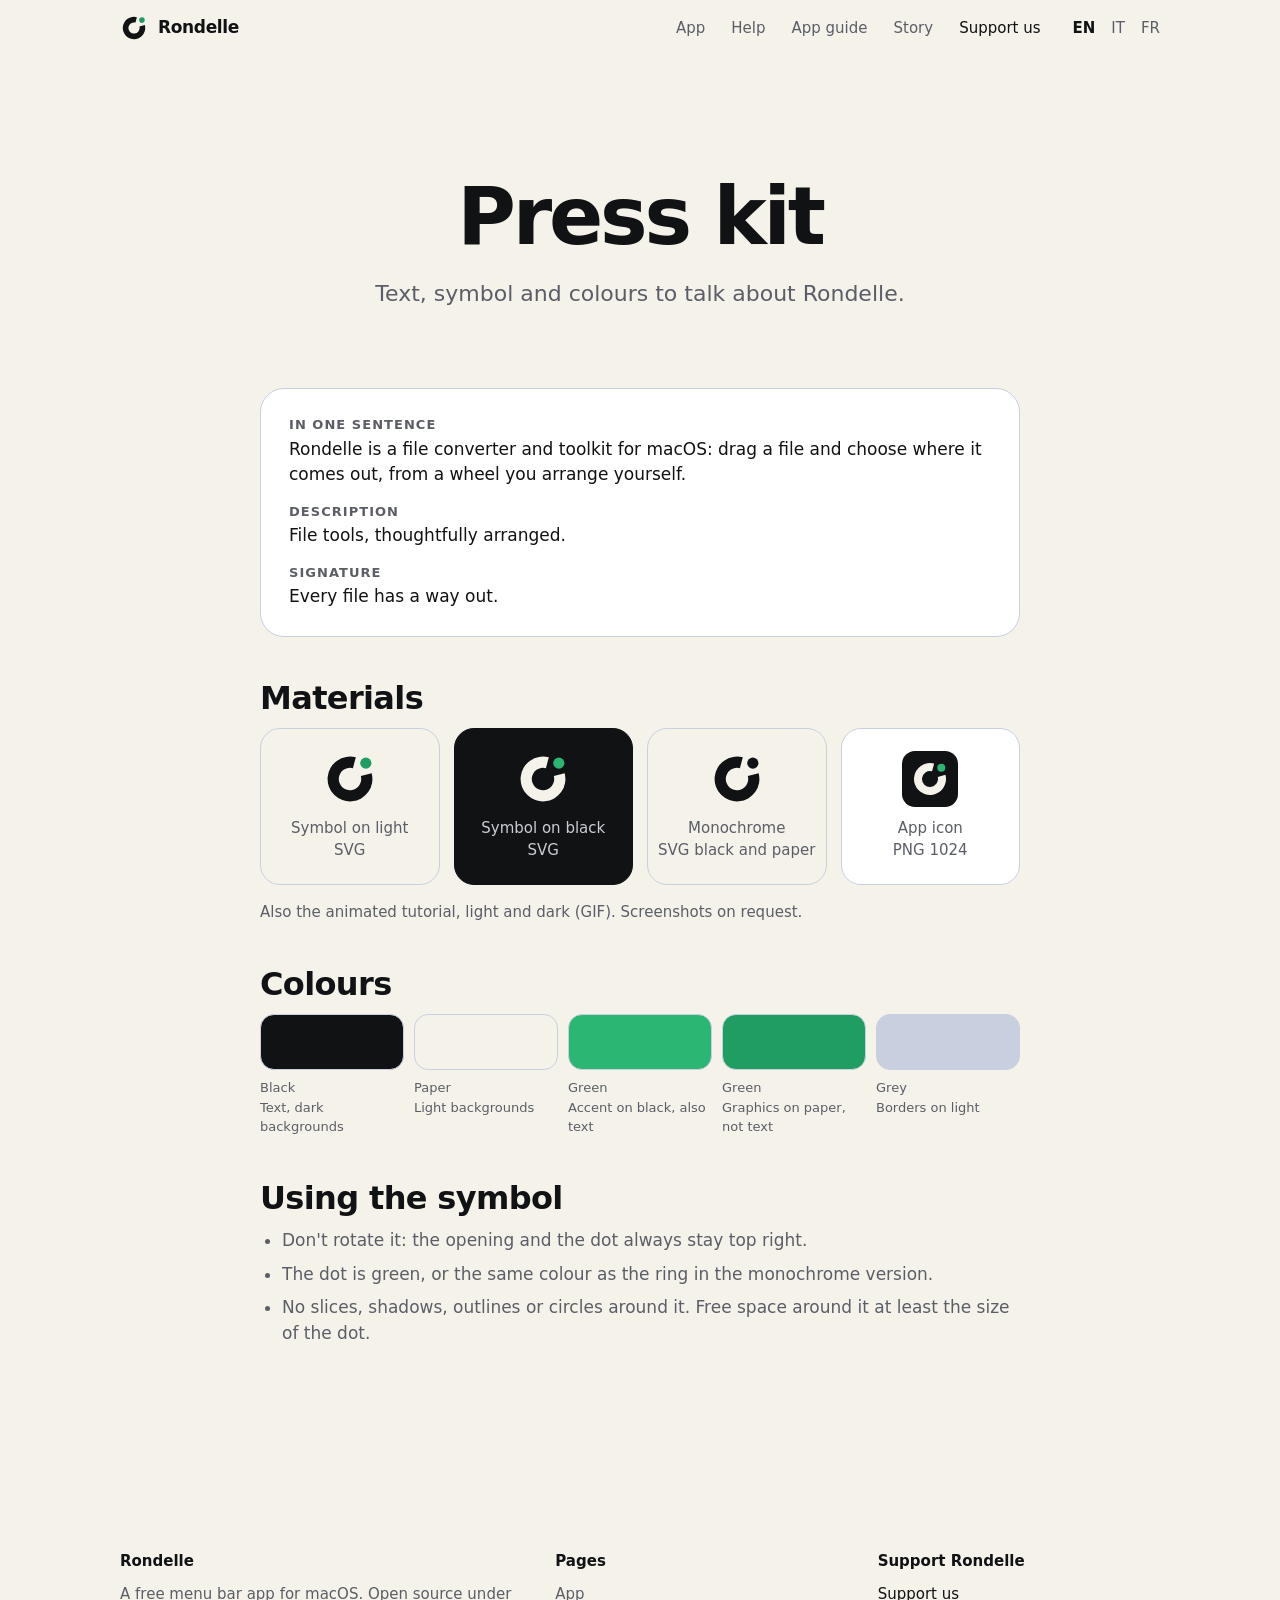
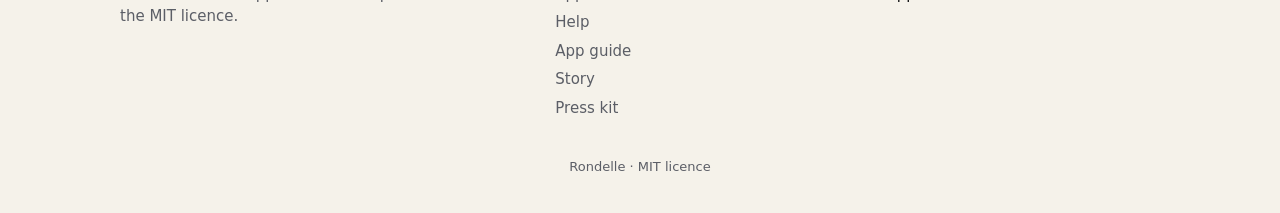
<file: site/press.html>
<!doctype html>
<html lang="en"><head><meta charset="utf-8"><meta http-equiv="Content-Security-Policy" content="default-src 'self'; script-src 'self' 'sha256-dGshpRsGfu4VIotXSHkacXlFq/Fg/K5edTqTFjCExdk='; style-src 'self' 'unsafe-inline'; img-src 'self' data:; font-src 'self'; connect-src 'self' https://api.github.com https://api.formdall.de; frame-src 'none'; base-uri 'none'; object-src 'none'; form-action 'self'"><meta name="referrer" content="strict-origin-when-cross-origin"><meta name="color-scheme" content="light dark"><meta name="darkreader-lock"><meta name="viewport" content="width=device-width,initial-scale=1">
<title>Rondelle</title>
<meta name="description" content="">
<link rel="icon" href="favicon.svg" type="image/svg+xml">
<meta property="og:type" content="website"><meta property="og:title" content="Rondelle"><meta property="og:description" content="File tools, thoughtfully arranged."><meta property="og:image" content="https://jackb998.github.io/rondelle/og.png"><meta property="og:image:width" content="1200"><meta property="og:image:height" content="630"><meta name="twitter:card" content="summary_large_image">
<meta name="theme-color" content="#111214" media="(prefers-color-scheme: dark)"><meta name="theme-color" content="#F5F2EA" media="(prefers-color-scheme: light)">
<link rel="stylesheet" href="style.css?v=12"></head>
<body data-page="press">
<script>document.documentElement.classList.add("js");if(location.hash=="#dark")document.documentElement.classList.add("dark");if(location.hash=="#light")document.documentElement.classList.add("light")</script>
<a class="skip" href="#main" data-i="skip"></a>
<header class="nav"><nav aria-label="Main"><a class="brand" href="index.html" data-keep="index.html"><svg width="28" viewBox="0 0 100 100" aria-hidden="true"><path fill="currentColor" d="M60.353 11.363A40 40 0 1 0 88.637 39.647L69.319 44.824A20 20 0 1 1 55.176 30.681Z"/><circle cx="78.284" cy="21.716" r="10" fill="var(--acc)"/></svg>Rondelle</a>
<span class="links"><a href="index.html" data-keep="index.html" data-i="n_app"></a><a href="help.html" data-keep="help.html" data-i="n_support"></a><a href="guide.html" data-keep="guide.html" data-i="n_guide"></a><a href="story.html" data-keep="story.html" data-i="n_story"></a><a class="coffee" href="support-us.html" data-keep="support-us.html" data-i="n_coffee"></a><span class="lang" role="group" aria-label="Language"><a href="#" data-lang="en">EN</a><a href="#" data-lang="it">IT</a><a href="#" data-lang="fr">FR</a></span></span></nav></header>
<main id="main">
<div class="page-head"><h1 data-i="p_h"></h1><p class="lead" data-i="p_l"></p></div>
<section class="band"><div class="wrap doc"><dl class="box">
<dt data-i="p_b1"></dt><dd data-i="p_b1t"></dd>
<dt data-i="p_b2"></dt><dd data-i="p_b2t"></dd>
<dt data-i="p_b3"></dt><dd data-i="p_b3t"></dd>
</dl>
<h2 data-i="p_m"></h2><div class="kit">
<div class="light"><svg viewBox="0 0 100 100"><path fill="#111214" d="M60.353 11.363A40 40 0 1 0 88.637 39.647L69.319 44.824A20 20 0 1 1 55.176 30.681Z"/><circle cx="78.284" cy="21.716" r="10" fill="#1F9D63"/></svg><span data-i="p_m1"></span></div>
<div class="black"><svg viewBox="0 0 100 100"><path fill="#F5F2EA" d="M60.353 11.363A40 40 0 1 0 88.637 39.647L69.319 44.824A20 20 0 1 1 55.176 30.681Z"/><circle cx="78.284" cy="21.716" r="10" fill="#2BB673"/></svg><span data-i="p_m2"></span></div>
<div class="light"><svg viewBox="0 0 100 100"><path fill="#111214" d="M60.353 11.363A40 40 0 1 0 88.637 39.647L69.319 44.824A20 20 0 1 1 55.176 30.681Z"/><circle cx="78.284" cy="21.716" r="10" fill="#111214"/></svg><span data-i="p_m3"></span></div>
<div><span class="icon"><svg viewBox="0 0 100 100"><path fill="#F5F2EA" d="M60.353 11.363A40 40 0 1 0 88.637 39.647L69.319 44.824A20 20 0 1 1 55.176 30.681Z"/><circle cx="78.284" cy="21.716" r="10" fill="#2BB673"/></svg></span><span data-i="p_m4"></span></div>
</div>
<p style="margin-top:16px;font-size:15px" data-i="p_m5"></p>
<h2 data-i="p_c"></h2><div class="sw"><div><i style="background:#111214"></i><span data-i="c1"></span></div><div><i style="background:#F5F2EA"></i><span data-i="c2"></span></div><div><i style="background:#2BB673"></i><span data-i="c3"></span></div><div><i style="background:#1F9D63"></i><span data-i="c4"></span></div><div><i style="background:#C8D0E0"></i><span data-i="c5"></span></div></div>

<h2 data-i="p_u"></h2><ul class="rules"><li data-i="p_u1"></li><li data-i="p_u2"></li><li data-i="p_u3"></li></ul></div></section>
</main>
<section class="foot">
<div><p class="fh">Rondelle</p><span data-i="f1"></span></div>
<div><p class="fh" data-i="ft_pages"></p><a href="index.html" data-keep="index.html" data-i="n_app"></a><a href="help.html" data-keep="help.html" data-i="n_support"></a><a href="guide.html" data-keep="guide.html" data-i="n_guide"></a><a href="story.html" data-keep="story.html" data-i="n_story"></a><a href="press.html" data-keep="press.html" data-i="n_press"></a></div>
<div><p class="fh" data-i="cf_h"></p><a class="coffee" href="support-us.html" data-keep="support-us.html" data-i="n_coffee"></a></div>
</section>
<footer data-i="foot"></footer>
<script src="site.js"></script>
</body></html>
</file>
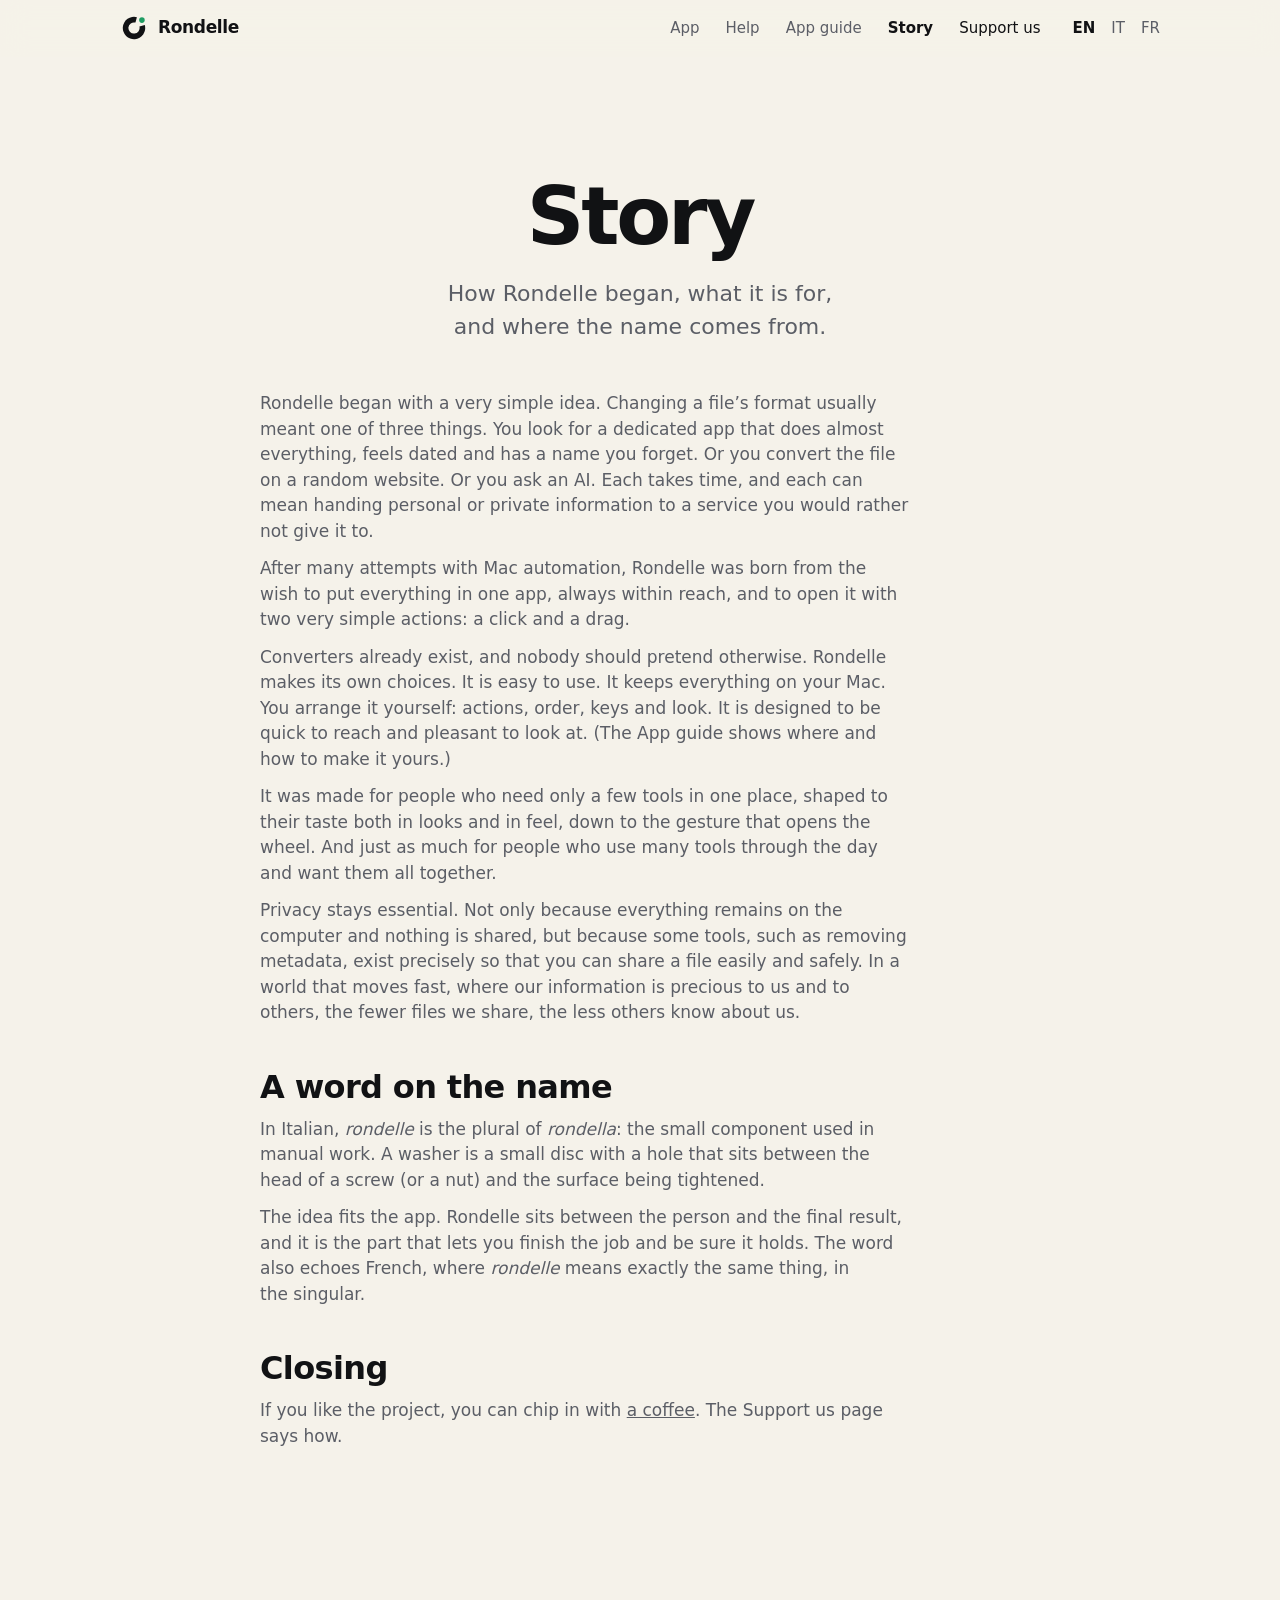
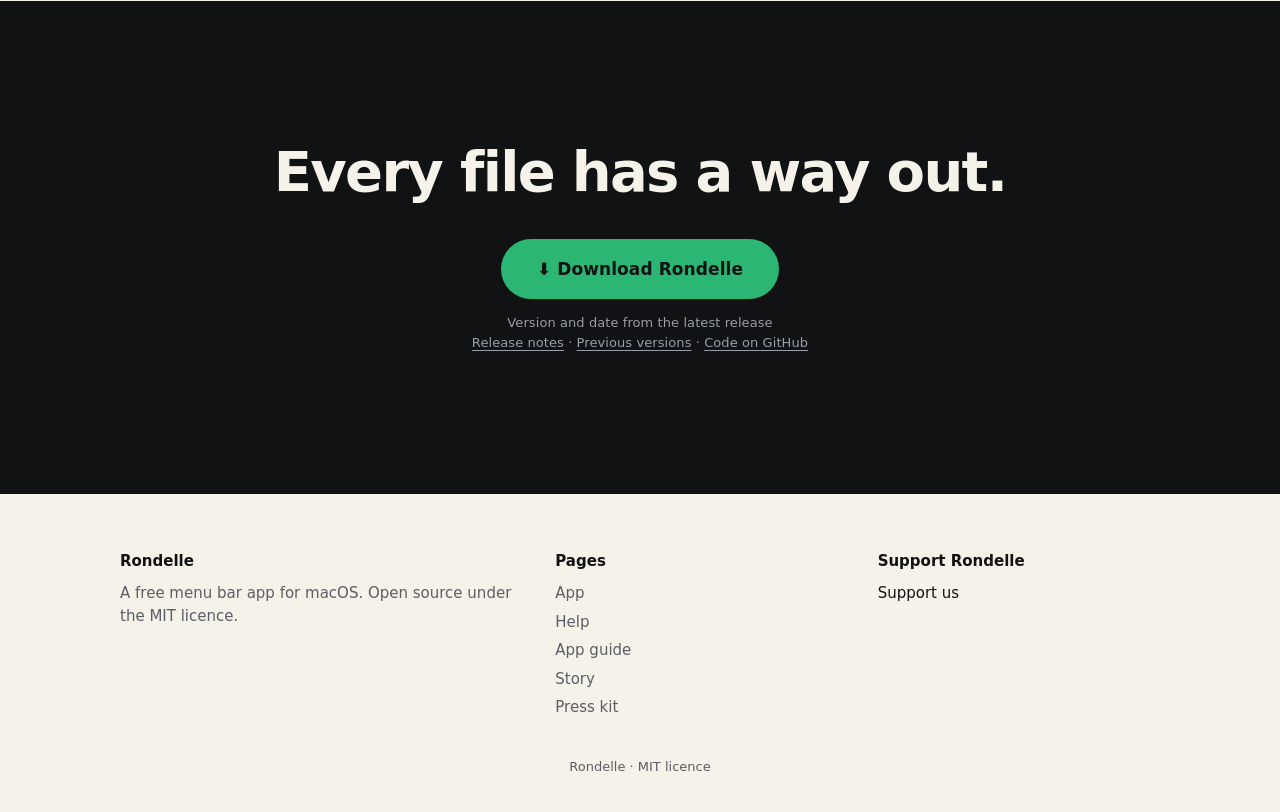
<file: site/story.html>
<!doctype html>
<html lang="en"><head><meta charset="utf-8"><meta http-equiv="Content-Security-Policy" content="default-src 'self'; script-src 'self' 'sha256-dGshpRsGfu4VIotXSHkacXlFq/Fg/K5edTqTFjCExdk='; style-src 'self' 'unsafe-inline'; img-src 'self' data:; font-src 'self'; connect-src 'self' https://api.github.com https://api.formdall.de; frame-src 'none'; base-uri 'none'; object-src 'none'; form-action 'self'"><meta name="referrer" content="strict-origin-when-cross-origin"><meta name="color-scheme" content="light dark"><meta name="darkreader-lock"><meta name="viewport" content="width=device-width,initial-scale=1">
<title>Rondelle</title>
<meta name="description" content="">
<link rel="icon" href="favicon.svg" type="image/svg+xml">
<meta property="og:type" content="website"><meta property="og:title" content="Rondelle"><meta property="og:description" content="File tools, thoughtfully arranged."><meta property="og:image" content="https://jackb998.github.io/rondelle/og.png"><meta property="og:image:width" content="1200"><meta property="og:image:height" content="630"><meta name="twitter:card" content="summary_large_image">
<meta name="theme-color" content="#111214" media="(prefers-color-scheme: dark)"><meta name="theme-color" content="#F5F2EA" media="(prefers-color-scheme: light)">
<link rel="stylesheet" href="style.css?v=12"></head>
<body data-page="story">
<script>document.documentElement.classList.add("js");if(location.hash=="#dark")document.documentElement.classList.add("dark");if(location.hash=="#light")document.documentElement.classList.add("light")</script>
<a class="skip" href="#main" data-i="skip"></a>
<header class="nav"><nav aria-label="Main"><a class="brand" href="index.html" data-keep="index.html"><svg width="28" viewBox="0 0 100 100" aria-hidden="true"><path fill="currentColor" d="M60.353 11.363A40 40 0 1 0 88.637 39.647L69.319 44.824A20 20 0 1 1 55.176 30.681Z"/><circle cx="78.284" cy="21.716" r="10" fill="var(--acc)"/></svg>Rondelle</a>
<span class="links"><a href="index.html" data-keep="index.html" data-i="n_app"></a><a href="help.html" data-keep="help.html" data-i="n_support"></a><a href="guide.html" data-keep="guide.html" data-i="n_guide"></a><a href="story.html" data-keep="story.html" data-i="n_story"></a><a class="coffee" href="support-us.html" data-keep="support-us.html" data-i="n_coffee"></a><span class="lang" role="group" aria-label="Language"><a href="#" data-lang="en">EN</a><a href="#" data-lang="it">IT</a><a href="#" data-lang="fr">FR</a></span></span></nav></header>
<main id="main">
<div class="page-head"><h1 data-i="st_h"></h1><p class="lead" data-i="st_l"></p></div>
<section class="band"><div class="wrap doc" id="sbody"></div></section>
<section class="band ink cta"><div class="wrap"><h2 data-i="cta_h"></h2><a class="btn" href="https://github.com/jackb998/rondelle/releases/latest" data-i="dl"></a>
<span class="small"><span data-i="cta_small"></span><span id="ver"></span><br><span data-i="cta_links"></span></span></div></section>
</main>
<section class="foot">
<div><p class="fh">Rondelle</p><span data-i="f1"></span></div>
<div><p class="fh" data-i="ft_pages"></p><a href="index.html" data-keep="index.html" data-i="n_app"></a><a href="help.html" data-keep="help.html" data-i="n_support"></a><a href="guide.html" data-keep="guide.html" data-i="n_guide"></a><a href="story.html" data-keep="story.html" data-i="n_story"></a><a href="press.html" data-keep="press.html" data-i="n_press"></a></div>
<div><p class="fh" data-i="cf_h"></p><a class="coffee" href="support-us.html" data-keep="support-us.html" data-i="n_coffee"></a></div>
</section>
<footer data-i="foot"></footer>
<script src="pages.js?v=3"></script><script src="site.js"></script>
</body></html>
</file>
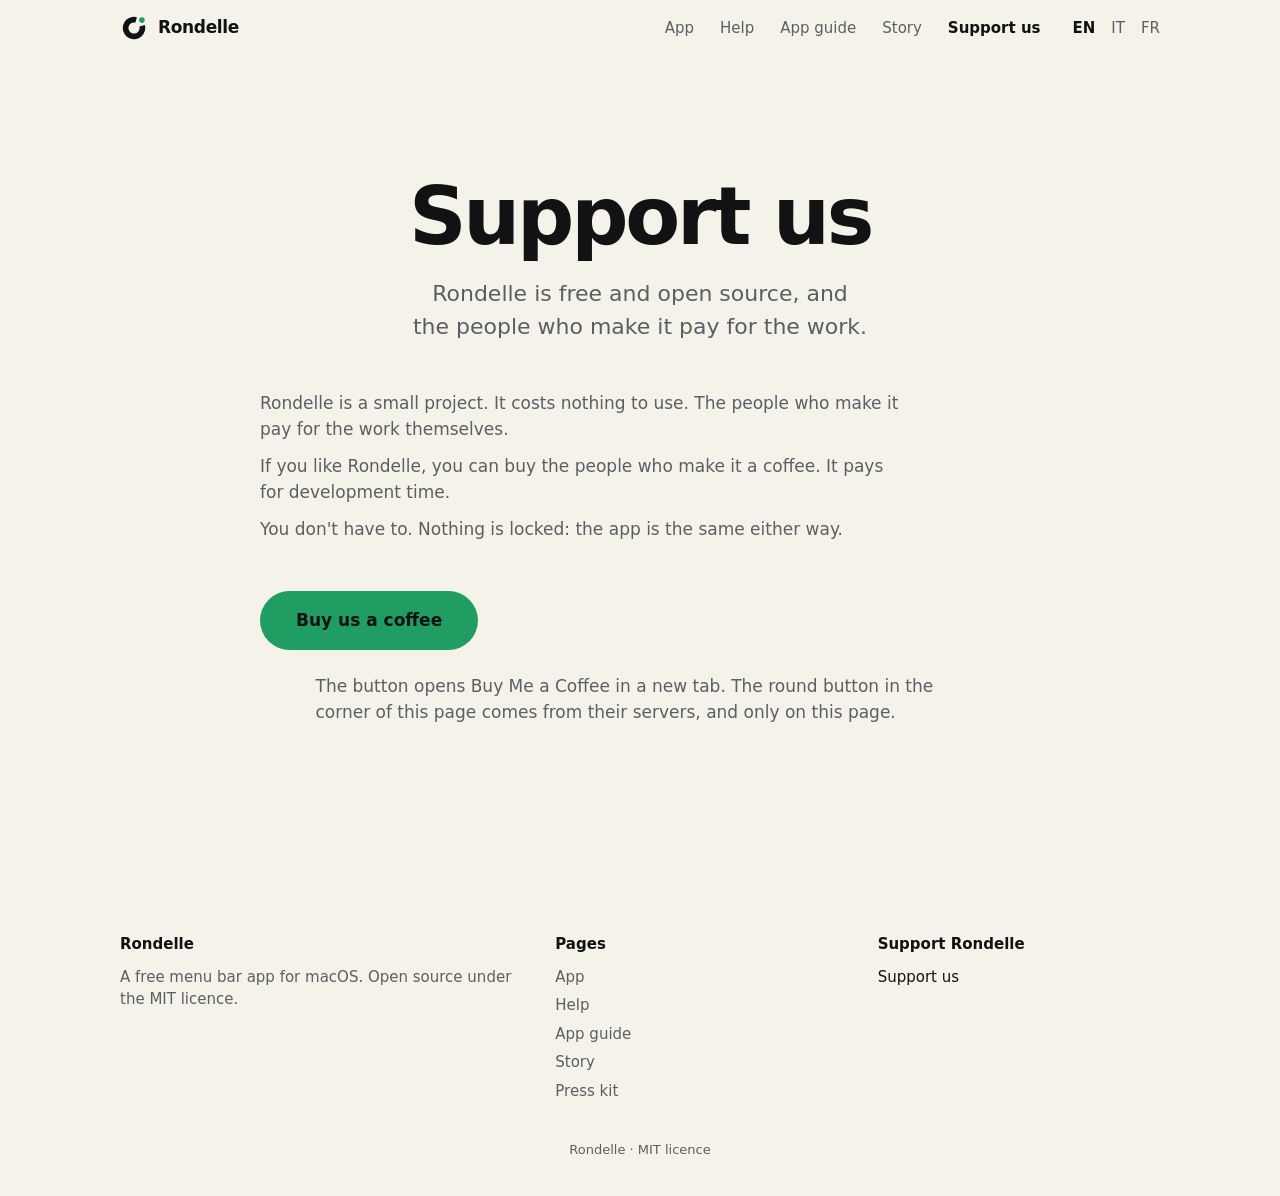
<file: site/support-us.html>
<!doctype html>
<html lang="en"><head><meta charset="utf-8"><meta http-equiv="Content-Security-Policy" content="default-src 'self'; script-src 'self' 'sha256-dGshpRsGfu4VIotXSHkacXlFq/Fg/K5edTqTFjCExdk=' https://cdnjs.buymeacoffee.com; style-src 'self' 'unsafe-inline'; img-src 'self' data: https://cdn.buymeacoffee.com; font-src 'self' https://cdn.buymeacoffee.com; connect-src 'self' https://api.github.com https://api.formdall.de; frame-src https://www.buymeacoffee.com https://buymeacoffee.com; base-uri 'none'; object-src 'none'; form-action 'self'"><meta name="referrer" content="strict-origin-when-cross-origin"><meta name="color-scheme" content="light dark"><meta name="darkreader-lock"><meta name="viewport" content="width=device-width,initial-scale=1">
<title>Rondelle</title>
<meta name="description" content="">
<link rel="icon" href="favicon.svg" type="image/svg+xml">
<meta property="og:type" content="website"><meta property="og:title" content="Rondelle"><meta property="og:description" content="File tools, thoughtfully arranged."><meta property="og:image" content="https://jackb998.github.io/rondelle/og.png"><meta property="og:image:width" content="1200"><meta property="og:image:height" content="630"><meta name="twitter:card" content="summary_large_image">
<meta name="theme-color" content="#111214" media="(prefers-color-scheme: dark)"><meta name="theme-color" content="#F5F2EA" media="(prefers-color-scheme: light)">
<link rel="stylesheet" href="style.css?v=12"></head>
<body data-page="supportus">
<script>document.documentElement.classList.add("js");if(location.hash=="#dark")document.documentElement.classList.add("dark");if(location.hash=="#light")document.documentElement.classList.add("light")</script>
<a class="skip" href="#main" data-i="skip"></a>
<header class="nav"><nav aria-label="Main"><a class="brand" href="index.html" data-keep="index.html"><svg width="28" viewBox="0 0 100 100" aria-hidden="true"><path fill="currentColor" d="M60.353 11.363A40 40 0 1 0 88.637 39.647L69.319 44.824A20 20 0 1 1 55.176 30.681Z"/><circle cx="78.284" cy="21.716" r="10" fill="var(--acc)"/></svg>Rondelle</a>
<span class="links"><a href="index.html" data-keep="index.html" data-i="n_app"></a><a href="help.html" data-keep="help.html" data-i="n_support"></a><a href="guide.html" data-keep="guide.html" data-i="n_guide"></a><a href="story.html" data-keep="story.html" data-i="n_story"></a><a class="coffee" href="support-us.html" data-keep="support-us.html" data-i="n_coffee"></a><span class="lang" role="group" aria-label="Language"><a href="#" data-lang="en">EN</a><a href="#" data-lang="it">IT</a><a href="#" data-lang="fr">FR</a></span></span></nav></header>
<main id="main"><div class="page-head"><h1 data-i="su_h"></h1><p class="lead" data-i="su_l"></p></div>
<section class="band"><div class="wrap doc"><p data-i="su_p1"></p><p data-i="su_p2"></p><p data-i="su_p3"></p>
<p><a class="btn" href="https://buymeacoffee.com/jackb998" rel="noopener" data-i="su_btn"></a></p><p class="note" data-i="su_note"></p></div></section>
</main>
<section class="foot">
<div><p class="fh">Rondelle</p><span data-i="f1"></span></div>
<div><p class="fh" data-i="ft_pages"></p><a href="index.html" data-keep="index.html" data-i="n_app"></a><a href="help.html" data-keep="help.html" data-i="n_support"></a><a href="guide.html" data-keep="guide.html" data-i="n_guide"></a><a href="story.html" data-keep="story.html" data-i="n_story"></a><a href="press.html" data-keep="press.html" data-i="n_press"></a></div>
<div><p class="fh" data-i="cf_h"></p><a class="coffee" href="support-us.html" data-keep="support-us.html" data-i="n_coffee"></a></div>
</section>
<footer data-i="foot"></footer>
<script src="site.js"></script>
<script data-name="BMC-Widget" data-cfasync="false" src="https://cdnjs.buymeacoffee.com/1.0.0/widget.prod.min.js" data-id="jackb998" data-description="Support me on Buy me a coffee!" data-message="" data-color="#5F7FFF" data-position="Right" data-x_margin="18" data-y_margin="18"></script>
</body></html>
</file>
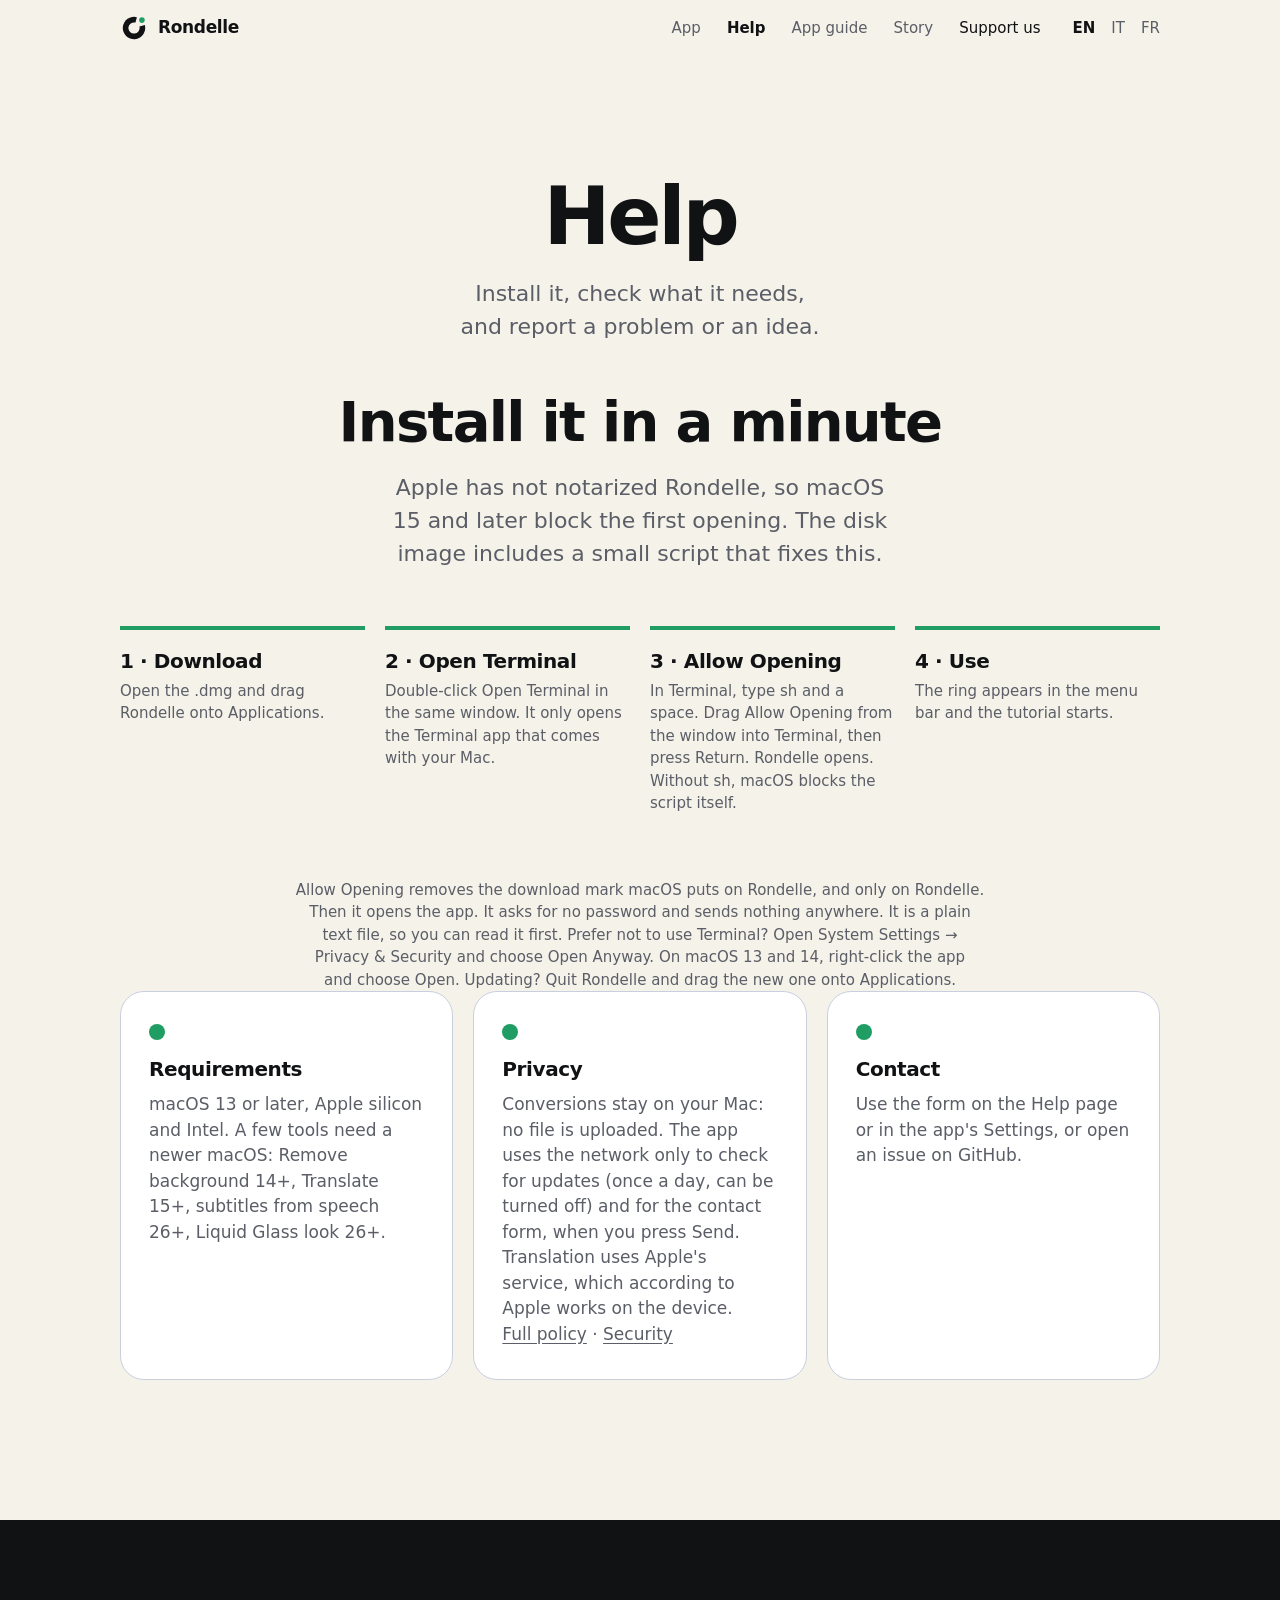
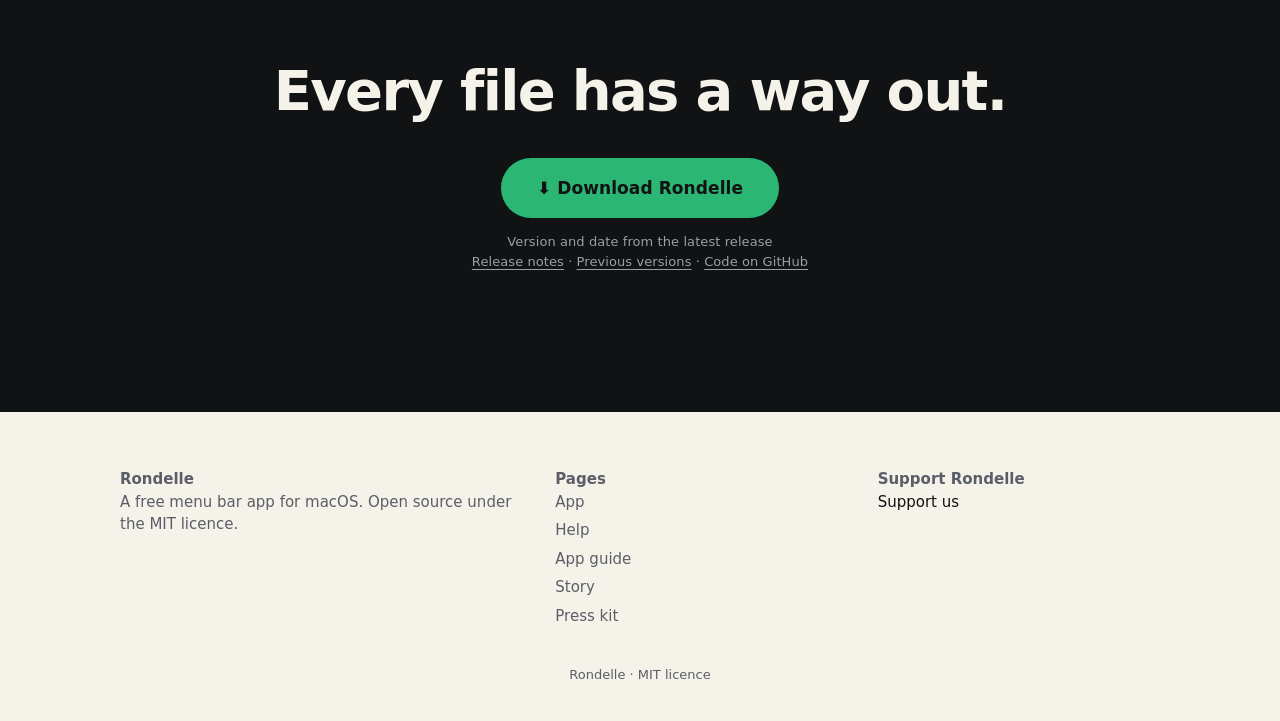
<file: site/support.html>
<!doctype html>
<html lang="en"><head><meta charset="utf-8"><meta name="viewport" content="width=device-width,initial-scale=1">
<title>Rondelle</title>
<meta name="description" content="">
<link rel="icon" href="favicon.svg" type="image/svg+xml">
<meta property="og:type" content="website"><meta property="og:title" content="Rondelle"><meta property="og:description" content="File tools, thoughtfully arranged."><meta property="og:image" content="https://jackb998.github.io/rondelle/og.png"><meta property="og:image:width" content="1200"><meta property="og:image:height" content="630"><meta name="twitter:card" content="summary_large_image">
<meta name="theme-color" content="#111214" media="(prefers-color-scheme: dark)"><meta name="theme-color" content="#F5F2EA" media="(prefers-color-scheme: light)">
<link rel="stylesheet" href="style.css"></head>
<body data-page="support">
<script>document.documentElement.classList.add("js");if(location.hash=="#dark")document.documentElement.classList.add("dark");if(location.hash=="#light")document.documentElement.classList.add("light")</script>
<a class="skip" href="#main" data-i="skip"></a>
<header class="nav"><nav aria-label="Main"><a class="brand" href="index.html" data-keep="index.html"><svg width="28" viewBox="0 0 100 100" aria-hidden="true"><path fill="currentColor" d="M60.353 11.363A40 40 0 1 0 88.637 39.647L69.319 44.824A20 20 0 1 1 55.176 30.681Z"/><circle cx="78.284" cy="21.716" r="10" fill="var(--acc)"/></svg>Rondelle</a>
<span class="links"><a href="index.html" data-keep="index.html" data-i="n_app"></a><a href="support.html" data-keep="support.html" data-i="n_support"></a><a href="guide.html" data-keep="guide.html" data-i="n_guide"></a><a href="story.html" data-keep="story.html" data-i="n_story"></a><a class="coffee" href="https://buymeacoffee.com/jackb998" rel="noopener" data-i="n_coffee"></a><span class="lang" role="group" aria-label="Language"><a href="#" data-lang="en">EN</a><a href="#" data-lang="it">IT</a><a href="#" data-lang="fr">FR</a></span></span></nav></header>
<main id="main">
<div class="page-head"><h1 data-i="sp_h"></h1><p class="lead" data-i="sp_l"></p></div>
<section class="band"><div class="wrap"><h2 class="sub" data-i="in_h"></h2><p class="lead" data-i="in_l"></p><section class="steps"><div><b data-i="s1h"></b><span data-i="s1"></span></div><div><b data-i="s2h"></b><span data-i="s2"></span></div><div><b data-i="s3h"></b><span data-i="s3"></span></div><div><b data-i="s4h"></b><span data-i="s4"></span></div></section>
<p class="lead note" data-i="in_n"></p>
<section class="grid3 info"><div><span class="dot"></span><h3 data-i="rq_h"></h3><span data-i="rq"></span></div>
<div><span class="dot"></span><h3 data-i="f2h"></h3><span data-i="f2"></span><br><span data-i="f2l"></span></div>
<div><span class="dot"></span><h3 data-i="f3h"></h3><span data-i="f3"></span></div></section></div></section>
<section class="band ink cta"><div class="wrap"><h2 data-i="cta_h"></h2><a class="btn" href="https://github.com/jackb998/rondelle/releases/latest" data-i="dl"></a>
<span class="small"><span data-i="cta_small"></span><span id="ver"></span><br><span data-i="cta_links"></span></span></div></section>
</main>
<section class="foot">
<div><h4>Rondelle</h4><span data-i="f1"></span></div>
<div><h4 data-i="ft_pages"></h4><a href="index.html" data-keep="index.html" data-i="n_app"></a><a href="support.html" data-keep="support.html" data-i="n_support"></a><a href="guide.html" data-keep="guide.html" data-i="n_guide"></a><a href="story.html" data-keep="story.html" data-i="n_story"></a><a href="press.html" data-keep="press.html" data-i="n_press"></a></div>
<div><h4 data-i="cf_h"></h4><a class="coffee" href="https://buymeacoffee.com/jackb998" rel="noopener" data-i="n_coffee"></a></div>
</section>
<footer data-i="foot"></footer>
<script src="site.js"></script>
</body></html>
</file>
<file: site/style.css>
/* Rondelle site. System fonts only, no third-party assets. Motion is short and switches off under prefers-reduced-motion.
   Type: two weights (400, 700); sizes in rem by role: meta .8125, ui .9375, body 1.0625, title 1.25, lead 1.125-1.375, subheading 1.375-2, section 2-3.5, page 2.75-5, display 3.75-8. */
:root{--edge:24px;--page:1040px;--bg:#F5F2EA;--fg:#111214;--acc:#1F9D63;--line:#C8D0E0;--card:#fff;--mut:#5b5e66;--tile:#E4E7EE;--navbg:rgba(245,242,234,.78);--ease:cubic-bezier(.2,.8,.2,1);--alt:#EDE9DE}
@media (prefers-color-scheme:dark){:root:not(.light){--bg:#111214;--fg:#F5F2EA;--acc:#2BB673;--line:#2a2c31;--card:#1a1c20;--mut:#9a9ea8;--tile:#2a2d33;--navbg:rgba(17,18,20,.78);--alt:#16181b}}
:root.dark{--bg:#111214;--fg:#F5F2EA;--acc:#2BB673;--line:#2a2c31;--card:#1a1c20;--mut:#9a9ea8;--tile:#2a2d33;--navbg:rgba(17,18,20,.78);--alt:#16181b}
*{box-sizing:border-box;margin:0}
html{scroll-behavior:smooth;scroll-padding-top:72px;-webkit-text-size-adjust:100%}
body{background:var(--bg);color:var(--fg);font:1.0625rem/1.5 -apple-system,system-ui,"SF Pro Text",Helvetica,sans-serif;-webkit-font-smoothing:antialiased}
a{color:inherit}
h1,h2,h3,h4,b,strong,th,dt{font-weight:700}
h1,h2,h3,.tag,.lead,.pitch{text-wrap:balance}
p,.grid3>div,.steps div{text-wrap:pretty}
#ver,kbd{font-variant-numeric:tabular-nums}
:focus{outline:none}
:focus-visible{outline:3px solid var(--acc);outline-offset:3px;border-radius:8px}
.skip{position:absolute;left:16px;top:-60px;background:var(--fg);color:var(--bg);padding:10px 16px;border-radius:10px;z-index:50;text-decoration:none;font-size:.9375rem}
.skip:focus{top:12px}
.sr{position:absolute;width:1px;height:1px;overflow:hidden;clip:rect(0 0 0 0);white-space:nowrap}

/* navigation */
.nav{position:sticky;top:0;z-index:30;background:var(--navbg);-webkit-backdrop-filter:saturate(1.4) blur(14px);backdrop-filter:saturate(1.4) blur(14px);border-bottom:1px solid transparent;transition:border-color .3s var(--ease)}
.nav.scrolled{border-bottom-color:var(--line)}
.nav nav{display:flex;justify-content:space-between;align-items:center;gap:12px 24px;flex-wrap:wrap;max-width:calc(var(--page) + 2*var(--edge));margin:0 auto;padding:14px var(--edge);font-size:.9375rem}
.brand{display:flex;gap:10px;align-items:center;font-size:1.0625rem;font-weight:700;text-decoration:none;letter-spacing:-.02em}
.links{display:flex;flex-wrap:wrap;gap:4px 26px;align-items:center}
.links a,.lang a{color:var(--mut);text-decoration:none;transition:color .2s}
.links a:hover,.lang a:hover,.links a[aria-current=page],.lang a.cur{color:var(--fg)}
.links a[aria-current=page],.lang a.cur{font-weight:700}
.lang{display:flex;gap:0;margin:-8px -8px -8px -2px}.lang a{padding:8px}

/* bands: full-width sections */
.band{padding:clamp(72px,12vw,140px) var(--edge)}
.band.alt{background:var(--alt)}
.band.ink{--bg:#111214;--fg:#F5F2EA;--acc:#2BB673;--line:#2a2c31;--card:#1a1c20;--mut:#9a9ea8;--tile:#2a2d33;background:#111214;color:#F5F2EA}
@media (prefers-color-scheme:dark){:root:not(.light) .band.ink{background:#0a0b0c;--bg:#0a0b0c}}
:root.dark .band.ink{background:#0a0b0c;--bg:#0a0b0c}
.wrap{max-width:var(--page);margin:0 auto}
.band h2{text-align:center;font-size:clamp(2rem,5vw,3.5rem);line-height:1.1;letter-spacing:-.03em;font-weight:700;margin-bottom:18px}
.lead{text-align:center;color:var(--mut);font-size:clamp(1.125rem,2.2vw,1.375rem);max-width:680px;margin:0 auto 56px}

/* hero */
.hero{min-height:calc(100vh - 62px);min-height:calc(100svh - 62px);display:flex;flex-direction:column;align-items:center;justify-content:center;text-align:center;padding:48px var(--edge) 72px}
.hero .sym{width:clamp(84px,12vw,120px);height:auto}
.hero h1{font-size:clamp(3.75rem,12vw,8rem);letter-spacing:-.04em;font-weight:700;line-height:.95;margin:22px 0 8px}
.hero .tag{font-size:clamp(1.375rem,3vw,2rem);font-weight:400;letter-spacing:-.02em}
.hero .pitch{font-size:clamp(1.125rem,2.2vw,1.375rem);color:var(--mut);max-width:620px;margin:34px auto 0}
.pitch span,.pitch strong{display:block}.pitch .q{margin-bottom:22px}
.pitch strong{color:var(--fg);font-size:clamp(2rem,5vw,3.5rem);letter-spacing:-.03em;line-height:1.1;font-weight:700;margin-bottom:10px}
.btn{display:inline-block;margin-top:36px;background:var(--acc);color:#111214;padding:17px 36px;border-radius:99px;font-weight:700;font-size:1.0625rem;text-decoration:none;transition:transform .25s var(--ease),filter .2s}
.btn:hover{filter:brightness(1.07);transform:translateY(-2px)}.btn:active{transform:scale(.97)}
.btn:focus-visible{outline-color:var(--fg)}
.small{display:block;margin-top:14px;font-size:.8125rem;color:var(--mut)}
.sym circle{transform-origin:78.284px 21.716px}
.hero .sym circle{animation:dotpop .9s var(--ease) .25s both}
@keyframes dotpop{from{transform:translate(-16px,16px) scale(.2);opacity:0}}

/* cards, steps, gestures */
.grid3{display:grid;grid-template-columns:repeat(3,1fr);gap:20px;max-width:var(--page);margin:0 auto}
.grid3>div{background:var(--card);border:1px solid var(--line);border-radius:24px;padding:32px 28px;font-size:1.0625rem;color:var(--mut);transition:transform .4s var(--ease),border-color .3s}
.grid3>div:hover{transform:translateY(-4px);border-color:var(--acc)}
.grid3 h3{font-size:1.25rem;letter-spacing:-.02em;margin:14px 0 8px;color:var(--fg)}
.dot{display:block;width:16px;height:16px;border-radius:50%;background:var(--acc)}
.gest>div{text-align:left}
kbd{border:1px solid var(--line);border-radius:8px;padding:2px 9px;font:inherit}
.gest kbd{display:inline-block;color:var(--fg);margin-bottom:14px;font-size:1.25rem;font-weight:700;padding:6px 14px;border-radius:12px}
.gest b{display:block;color:var(--fg);font-size:1.25rem;letter-spacing:-.02em;margin-bottom:6px}
.sub{text-align:center;font-size:clamp(1.375rem,3vw,2rem);letter-spacing:-.03em;margin:0 0 10px}
.steps{display:grid;grid-template-columns:repeat(4,1fr);gap:20px;max-width:var(--page);margin:0 auto 64px}
.steps div{border-top:4px solid var(--acc);padding-top:16px;font-size:.9375rem;color:var(--mut)}
.steps b{display:block;color:var(--fg);font-size:1.25rem;letter-spacing:-.02em;margin-bottom:4px}

/* formats */
.tabs{display:flex;flex-wrap:wrap;gap:8px;justify-content:center;max-width:900px;margin:0 auto 28px}
.tabs button{font:inherit;font-size:.9375rem;color:var(--fg);background:transparent;border:1px solid var(--line);border-radius:99px;padding:9px 18px;cursor:pointer;user-select:none;transition:transform .2s var(--ease),background .2s,color .2s,border-color .2s}
.tabs button:hover:not(.on){border-color:var(--mut);transform:translateY(-1px)}
.tabs .on{background:var(--fg);border-color:var(--fg);color:var(--bg)}
.fmt{max-width:900px;margin:0 auto;background:var(--card);border:1px solid var(--line);border-radius:28px;padding:36px;display:grid;grid-template-columns:1fr 1fr;gap:32px;overflow-wrap:anywhere}
.fmt h3,.pick h3{font-size:.8125rem;font-weight:700;letter-spacing:.08em;text-transform:uppercase;color:var(--mut);margin-bottom:10px}
.chip{display:inline-block;background:var(--bg);border:1px solid var(--line);border-radius:99px;padding:3px 13px;margin:0 4px 6px 0;font-size:.9375rem}
.fmt .full{grid-column:1/3;border-top:1px solid var(--line);padding-top:20px;color:var(--mut);font-size:.9375rem}
.also{max-width:900px;margin:20px auto 0;text-align:center;color:var(--mut);font-size:.9375rem}

/* demo */
.play{max-width:960px;margin:0 auto;display:grid;grid-template-columns:210px 1fr;gap:36px;align-items:center}
.arena{min-width:0}
.pick{display:flex;flex-direction:column;gap:8px}
.pick button,.modes button{font:inherit;font-size:.9375rem;color:var(--fg);background:var(--card);border:1px solid var(--line);cursor:pointer;transition:transform .2s var(--ease),background .2s,color .2s,border-color .2s}
.pick button{text-align:left;border-radius:14px;padding:11px 16px}
.pick button:hover:not(.on){transform:translateX(3px);border-color:var(--mut)}
.pick button.on,.modes button.on{background:var(--fg);border-color:var(--fg);color:var(--bg)}
.modes{display:flex;gap:8px;justify-content:center;flex-wrap:wrap}
.modes button{background:transparent;border-radius:99px;padding:8px 18px;font-size:.9375rem}
.modes button:hover:not(.on){border-color:var(--mut);transform:translateY(-1px)}
.pick button:active,.modes button:active,.tabs button:active{transform:scale(.97)}
.pick button:focus-visible,.modes button:focus-visible,.tabs button:focus-visible{border-radius:99px}
.pick button:focus-visible{border-radius:14px}
.stage2{position:relative;width:min(560px,100%);aspect-ratio:1;margin:18px auto 0;border-radius:50%;background:var(--card);border:1px solid var(--line);overflow:hidden;touch-action:pan-y;user-select:none;-webkit-user-select:none}
.files{position:absolute;inset:0;display:flex;align-items:center;justify-content:center}
.empty{padding:0 8px;position:absolute;left:50%;top:50%;transform:translate(-50%,-50%);width:55%;text-align:center;color:var(--mut);font-size:.9375rem}
.fi{width:86px;text-align:center;font-size:.75rem;cursor:grab;touch-action:none;position:relative}
.fi .ic{width:56px;height:68px;margin:0 auto 6px;border-radius:8px;background:var(--tile);display:flex;align-items:flex-end;justify-content:center;padding-bottom:8px}
.fi .ic b{font-size:.6875rem;letter-spacing:.04em;color:var(--mut)}
.fi span{display:block;overflow:hidden;text-overflow:ellipsis;white-space:nowrap}
.fi.drag{opacity:.35}.fi:focus-visible{outline-offset:2px}
.fi.pop{animation:pop .5s var(--ease)}
.fi:not(.drag):not(.pop){animation:nudge 3s ease-in-out 1.5s infinite}
.fi:not(.pop):hover,.fi:not(.pop):focus-visible{animation:none}
@keyframes pop{from{transform:scale(.6);opacity:0}}
@keyframes nudge{0%,70%,100%{transform:translateX(0)}80%{transform:translateX(7px)}90%{transform:translateX(-3px)}}
.ghost{display:none;position:absolute;left:0;top:0;width:56px;pointer-events:none;z-index:5;cursor:grabbing}
.ghost .ic{box-shadow:0 6px 18px rgba(0,0,0,.25)}.ghost span{display:none}
.wheel{width:300px;height:auto}
.wheel.ov{display:none;position:absolute;max-width:none;pointer-events:none;z-index:3}
.wheel path{fill:var(--tile)}.wheel text{fill:var(--fg);font-size:13px;font-weight:400;text-anchor:middle}
.wheel .hub{fill:var(--card)}.wheel .hubt{font-size:14px;font-weight:700}.wheel .dotw{fill:var(--acc)}
.wheel .s{cursor:pointer;outline:none;transition:transform .2s var(--ease);transform-origin:0 0}
.wheel .s.on{transform:scale(1.07)}
.wheel .s.on path{fill:var(--acc)}.wheel .s.on text{fill:#111214;font-weight:700}
.toast{position:absolute;left:50%;bottom:7%;transform:translateX(-50%);background:var(--fg);color:var(--bg);font-size:.8125rem;border-radius:99px;padding:6px 16px;opacity:0;transition:opacity .3s;white-space:nowrap;max-width:80%;overflow:hidden;text-overflow:ellipsis}
.hint{text-align:center;color:var(--mut);font-size:.9375rem;margin-top:14px}.hint.kb{margin-top:4px}

/* closing band, footer */
.cta{text-align:center}
.cta h2{margin-bottom:6px}
.cta .btn{margin-top:30px}
.cta .small{color:var(--mut)}
.foot{max-width:calc(var(--page) + 2*var(--edge));margin:0 auto;padding:56px var(--edge) 24px;display:grid;grid-template-columns:1.4fr 1fr 1fr;gap:40px;font-size:.9375rem;color:var(--mut)}
.foot .fh{color:var(--fg);font-size:.9375rem;font-weight:700;margin-bottom:10px}
.foot a{display:block;text-decoration:none;margin-bottom:6px}.foot a:hover,a.coffee{color:var(--fg)}
a.coffee{text-underline-offset:3px}
footer{text-align:center;font-size:.8125rem;color:var(--mut);padding:8px var(--edge) 36px}

/* text pages (support, story, press) */
.page-head{padding:clamp(64px,10vw,120px) var(--edge) 24px;text-align:center}
.page-head h1{font-size:clamp(2.75rem,7vw,5rem);letter-spacing:-.04em;font-weight:700;line-height:1}
.page-head .lead{margin:20px auto 0}
.doc{max-width:720px;margin:0 auto}
.doc h2{text-align:left;font-size:clamp(1.375rem,3vw,2rem);letter-spacing:-.03em;margin:56px 0 14px}
.doc p{color:var(--mut);margin-bottom:14px;font-size:1.0625rem;max-width:60ch}
.doc strong{color:var(--fg);font-weight:700}
.box{background:var(--card);border:1px solid var(--line);border-radius:24px;padding:26px 28px;margin-top:30px}
.box dt{font-size:.8125rem;font-weight:700;letter-spacing:.08em;text-transform:uppercase;color:var(--mut);margin-top:14px}.box dt:first-child{margin-top:0}
.box dd{margin:2px 0 0;font-size:1.0625rem}
ul.rules{color:var(--mut);padding-left:22px;font-size:1.0625rem}ul.rules li{margin-bottom:8px}
.kit{display:grid;grid-template-columns:repeat(4,1fr);gap:14px}
.kit div{background:var(--card);border:1px solid var(--line);border-radius:20px;padding:22px 10px;font-size:.9375rem;color:var(--mut);text-align:center}
.kit svg{display:block;height:56px;margin:0 auto 10px}
.kit .light{background:#F5F2EA;border-color:#C8D0E0;color:#5b5e66}
.kit .black{background:#111214;border-color:#111214;color:#C9CCD3}
.icon{width:56px;height:56px;border-radius:13px;background:#111214;display:flex;align-items:center;justify-content:center;margin:0 auto 10px}
.icon svg{height:40px;margin:0}
.sw{display:grid;grid-template-columns:repeat(5,1fr);gap:10px}
.sw div{font-size:.8125rem;color:var(--mut)}.sw i{display:block;height:56px;border-radius:14px;border:1px solid var(--line);margin-bottom:8px}
.sw b{display:block;color:var(--fg);font-size:.9375rem}
.more{display:inline-block;margin-top:8px;color:var(--fg);font-weight:700;text-underline-offset:4px}

/* scroll reveal (only when script runs; skipped under reduced motion) */
.js .rv{opacity:0;transform:translateY(28px);transition:opacity .9s var(--ease),transform .9s var(--ease);transition-delay:calc(var(--d,0)*90ms)}
.js .rv.in{opacity:1;transform:none}
.js .hero>*{animation:rise 1s var(--ease) both}
.js .hero>*:nth-child(2){animation-delay:.08s}.js .hero>*:nth-child(3){animation-delay:.16s}.js .hero>*:nth-child(4){animation-delay:.24s}.js .hero>*:nth-child(5){animation-delay:.32s}.js .hero>*:nth-child(6){animation-delay:.4s}
@keyframes rise{from{opacity:0;transform:translateY(24px)}}
@view-transition{navigation:auto}
::view-transition-old(root),::view-transition-new(root){animation-duration:.28s}

@media (max-width:860px){.grid3,.steps{grid-template-columns:1fr 1fr}}
@media (max-width:760px){
 :root{--edge:16px}
 .nav{position:relative}.nav nav{padding:12px var(--edge);gap:8px 16px}.links{gap:2px 16px}.lang{margin-left:-8px}
 .band{padding:64px var(--edge)}
 .hero{min-height:auto;padding:44px var(--edge) 56px}
 .grid3,.steps,.fmt,.foot{grid-template-columns:1fr}.fmt{padding:22px}.fmt .full{grid-column:1}
 .grid3>div{padding:26px 22px}
 .play{grid-template-columns:1fr;gap:18px}.pick{flex-direction:row;flex-wrap:wrap;justify-content:center}.pick h3{width:100%;text-align:center}.pick button{padding:8px 14px;border-radius:99px;font-size:.9375rem}
 .toast{white-space:normal;text-align:center;border-radius:14px;bottom:10%}
 .kit{grid-template-columns:1fr 1fr}.sw{grid-template-columns:repeat(2,1fr)}
}
@media (max-width:420px){.kit{grid-template-columns:1fr}}
@media (prefers-reduced-motion:reduce){html{scroll-behavior:auto}*,*::before,*::after{animation:none!important;transition:none!important}.js .rv{opacity:1;transform:none}.js .hero>*{opacity:1}}
.page-head+.band{padding-top:24px}
.cta .small a,.grid3 a{color:inherit;text-underline-offset:3px}.cta .small a:hover,.grid3 a:hover{color:var(--fg)}
/* guide page */
.doc{max-width:760px;margin:0 auto}.doc h2{font-size:clamp(1.375rem,3vw,2rem);letter-spacing:-.02em;margin:44px 0 12px}.doc>p{color:var(--mut);margin-bottom:12px}
.doc h3.pane{font-size:1.25rem;margin:34px 0 2px}.doc .where{display:block;font-size:.8125rem;color:var(--mut);margin-bottom:6px;font-weight:700}
.doc strong{color:var(--fg);font-weight:700}.doc kbd{font-size:.9375rem}
.set{margin:6px 0 10px;border-top:1px solid var(--line)}.set dt{font-weight:700;margin-top:14px;font-size:1.0625rem}.set dd{margin:2px 0 0;color:var(--mut);font-size:.9375rem}
.cust{margin:40px 0 0}.cust h2{margin-top:0}.cust3{display:grid;grid-template-columns:repeat(3,1fr);gap:14px}
.cust3>div{background:var(--card);border:1px solid var(--acc);border-radius:14px;padding:18px}.cust3 h3{font-size:1.0625rem;margin-bottom:4px}.cust3 p{font-size:.9375rem;margin:6px 0 0;color:var(--mut)}
.gallery{margin:50px 0 0;min-width:0}.gallery h2{margin-top:0}
.gallery>h2,.gallery>p{max-width:640px;margin-left:auto;margin-right:auto;text-align:center}.gallery>p{color:var(--mut)}
.rail{display:flex;gap:18px;overflow-x:auto;scroll-snap-type:x mandatory;padding:6px 2px 14px;-webkit-overflow-scrolling:touch}
.rail figure{flex:0 0 min(260px,70vw);margin:0;scroll-snap-align:start;text-align:center;background:var(--card);border:1px solid var(--line);border-radius:20px;padding:18px 14px 12px}
.rail img{width:100%;height:auto;display:block}.rail figcaption{font-size:.9375rem;color:var(--mut);margin-top:6px}.rail:focus-visible{outline:2px solid var(--acc);outline-offset:3px}
.rail figure.wide{flex-basis:min(540px,86vw);padding:12px}.rail figure.wide img{border-radius:10px;border:1px solid var(--line)}
.note{font-size:.9375rem;max-width:760px;margin:24px auto 0}
@media (max-width:760px){.cust3{grid-template-columns:1fr}}
/* contact form (Help page) */
.contact{max-width:620px}.contact form{display:flex;flex-direction:column;gap:12px}
.contact textarea,.contact input[type=email]{font:inherit;width:100%;color:var(--fg);background:var(--card);border:1px solid var(--line);border-radius:12px;padding:12px 14px}
.contact textarea{resize:vertical;min-height:120px}.contact textarea:focus,.contact input:focus{outline:2px solid var(--acc);outline-offset:1px}
.kinds{display:flex;gap:8px;justify-content:center;flex-wrap:wrap}.kinds label{cursor:pointer}.kinds input{position:absolute;opacity:0;pointer-events:none}
.kinds span{display:inline-block;border:1px solid var(--line);border-radius:99px;padding:7px 16px;font-size:.9375rem}
.kinds input:checked+span{background:var(--fg);border-color:var(--fg);color:var(--bg)}.kinds input:focus-visible+span{outline:2px solid var(--acc);outline-offset:2px}
.hp{position:absolute;left:-9999px;width:1px;height:1px;opacity:0}
.contact .btn{align-self:center;border:0;font:inherit;font-weight:700;cursor:pointer;margin-top:6px}.contact .btn:disabled{opacity:.6;cursor:default}
.contact .note{color:var(--mut);font-size:.8125rem;text-align:center}
.status{text-align:center;font-size:.9375rem;min-height:20px;color:var(--fg)}.status[data-s=err]{color:#c0392b}
:root.dark .status[data-s=err]{color:#ff8a7a}
@media (prefers-color-scheme:dark){:root:not(.light) .status[data-s=err]{color:#ff8a7a}}
.contact h2{text-align:center}.contact>.lead{text-align:center;margin-left:auto;margin-right:auto}
/* interactive wheel: centred, closer to the app (glass disc, soft pieces, accent dot) */
.play{grid-template-columns:1fr;gap:22px;justify-items:center;text-align:center}
.pick{flex-direction:row;flex-wrap:wrap;justify-content:center}.pick h3{width:100%;text-align:center}
.pick button{padding:8px 16px;border-radius:99px;font-size:.9375rem}.pick button:hover:not(.on){transform:translateY(-1px)}
.arena{width:100%}
.stage2{width:min(620px,100%);border:0;background:radial-gradient(circle at 50% 45%,color-mix(in srgb,var(--acc) 16%,transparent),transparent 62%),var(--card)}
.wheel .disc{fill:var(--bg);fill-opacity:.94;stroke:var(--line);stroke-width:1.2;filter:drop-shadow(0 14px 28px rgba(0,0,0,.28))}
.wheel path{fill:var(--fg);fill-opacity:.06;stroke:var(--line);stroke-width:.8}
.wheel .s:not(.on) text{fill:var(--fg)}
.wheel .s.on path{fill:var(--acc);fill-opacity:1;stroke:var(--acc)}
.wheel .hub{fill:var(--card);stroke:var(--line);stroke-width:1}
.wheel .hubt{font-size:13px}
/* wheel demo: no box behind the wheel */
.stage2{background:none;border:0;border-radius:0;overflow:visible}
.wheel .disc{filter:none}
/* wheel demo: only the soft green glow, fading out, no card and no edge */
.stage2{background:radial-gradient(circle at 50% 50%,color-mix(in srgb,var(--acc) 22%,transparent) 0,color-mix(in srgb,var(--acc) 8%,transparent) 42%,transparent 68%);border-radius:50%;overflow:visible}
/* wheel demo: the round drop zone is back (fill, thin edge, soft green glow); the wheel's own shadow stays off */
.stage2{background:radial-gradient(circle at 50% 45%,color-mix(in srgb,var(--acc) 18%,transparent),transparent 62%),var(--card);border:1px solid var(--line);border-radius:50%;overflow:hidden}
.rail img{max-height:440px;object-fit:contain}
.rail{align-items:flex-start}
/* wheel demo: the round zone is drawn by a layer behind, so the dragged file is never clipped when it leaves the circle */
.stage2{background:none;border:0;border-radius:0;overflow:visible}
.stage2::before{content:"";position:absolute;inset:0;border-radius:50%;pointer-events:none;border:1px solid var(--line);background:radial-gradient(circle at 50% 45%,color-mix(in srgb,var(--acc) 18%,transparent),transparent 62%),var(--card)}
/* the dragged copy follows the pointer through its inline transform: the file's idle nudge animation must never touch it (after 1.5 s it sent the copy to the corner) */
.fi.ghost,.ghost{animation:none!important}
/* type: light text on dark surfaces gets a little more leading and tracking */
.band.ink,:root.dark body{line-height:1.55;letter-spacing:.005em}
@media (prefers-color-scheme:dark){:root:not(.light) body{line-height:1.55;letter-spacing:.005em}}
.count{text-align:center;color:var(--acc);font-weight:600;font-size:.9375rem;margin:-6px auto 22px;max-width:640px;padding:0 24px}
</file>
